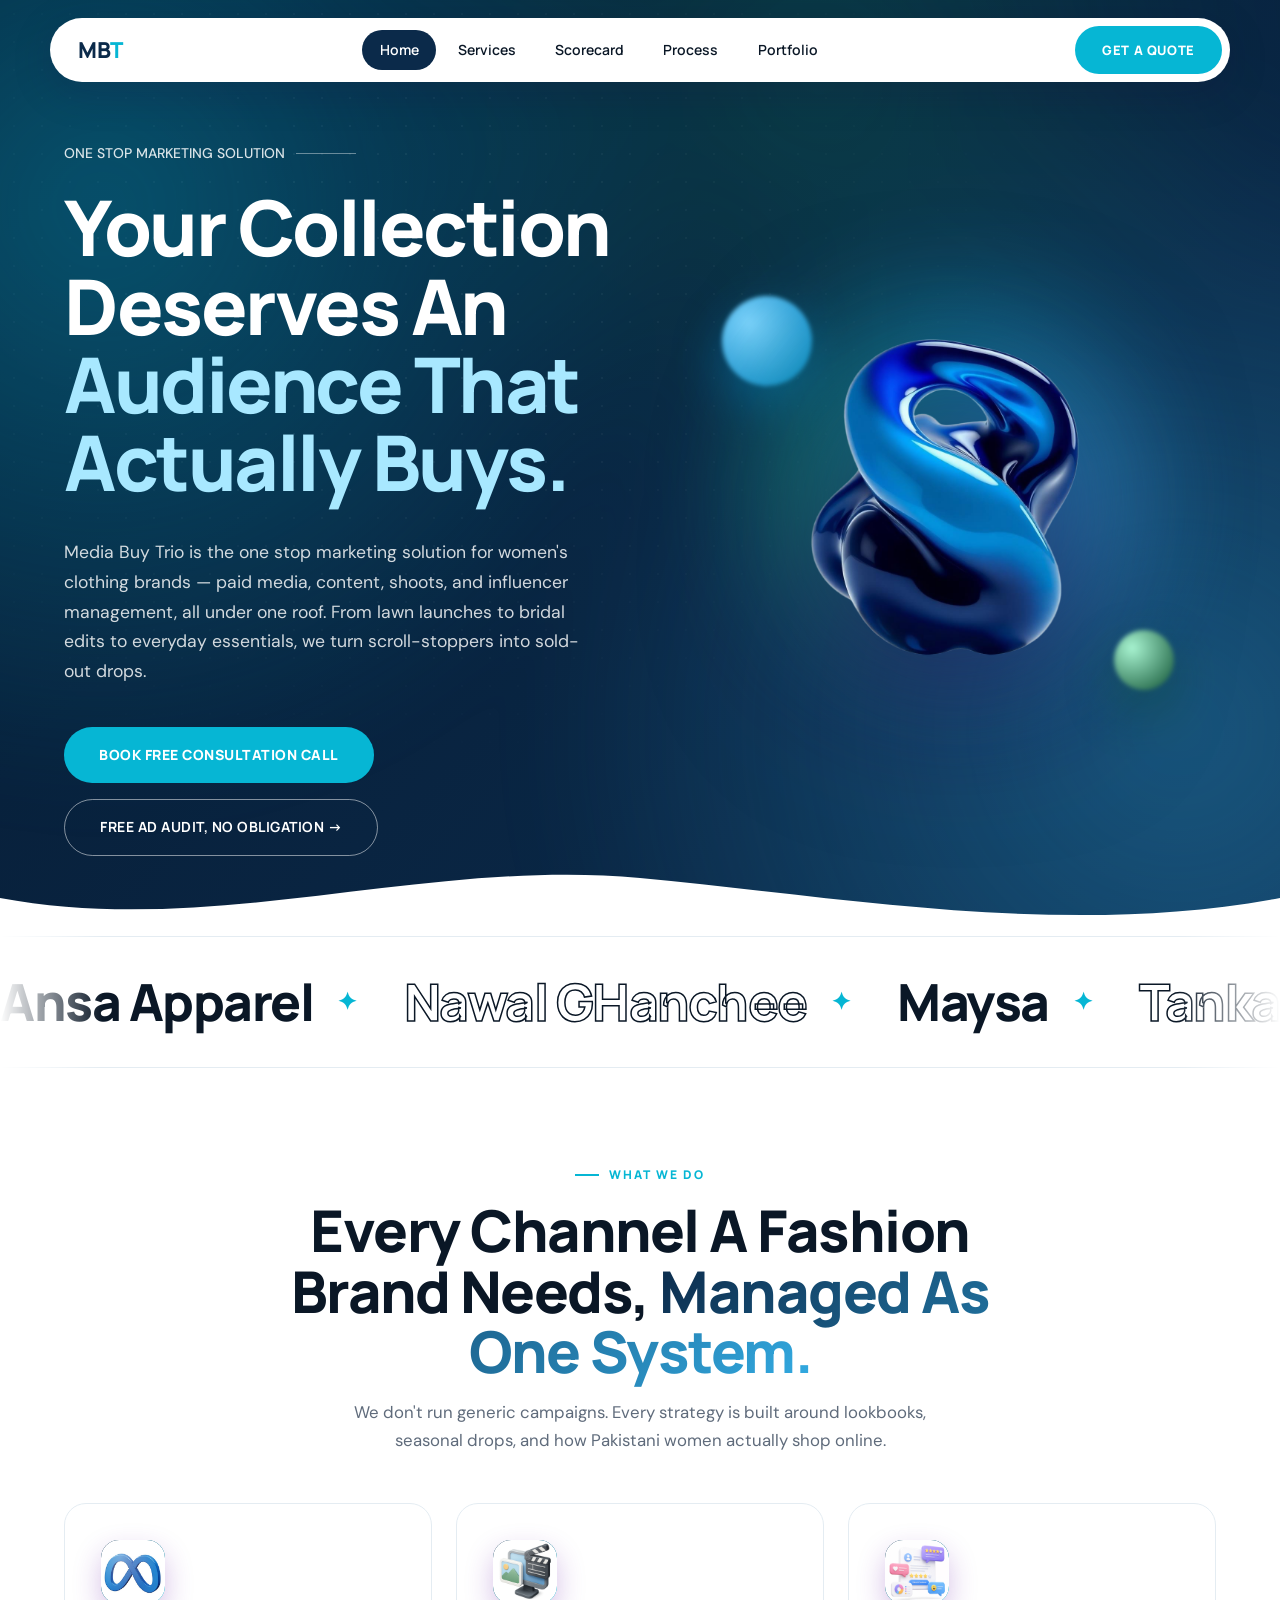
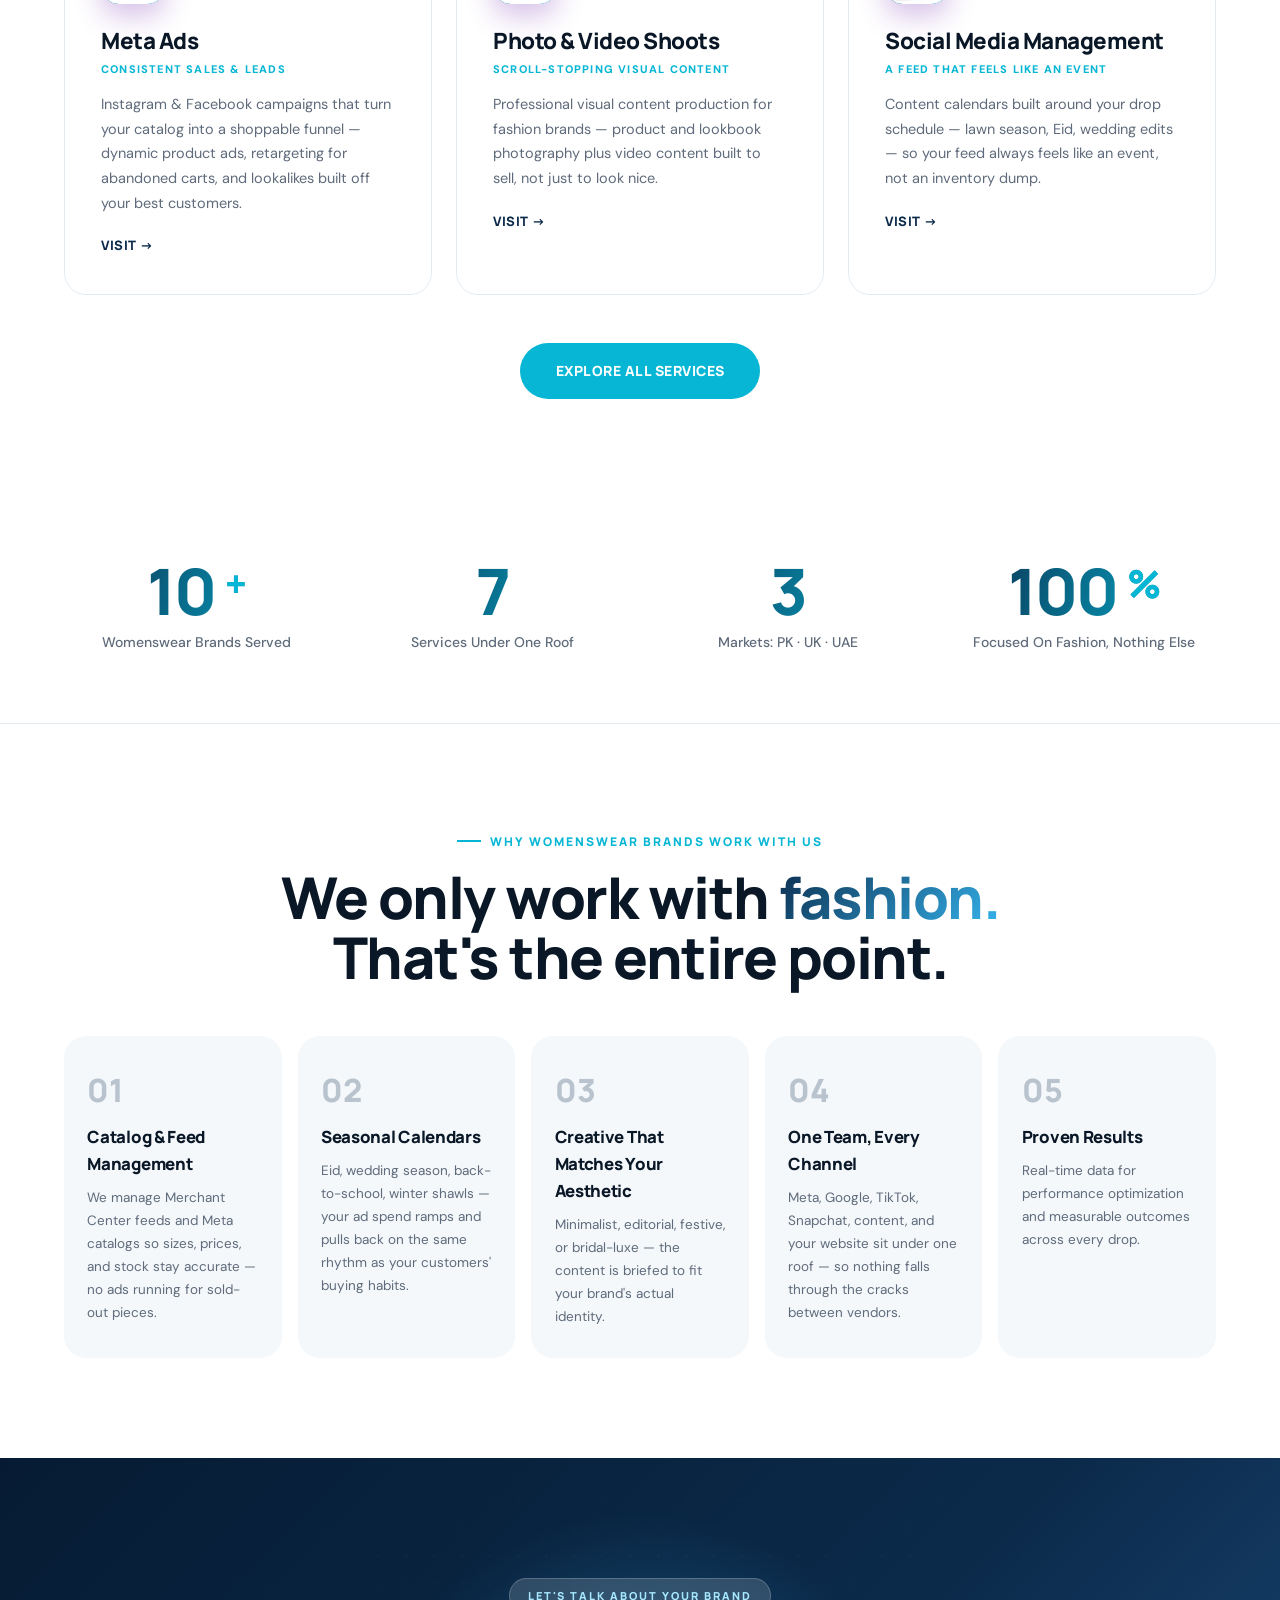
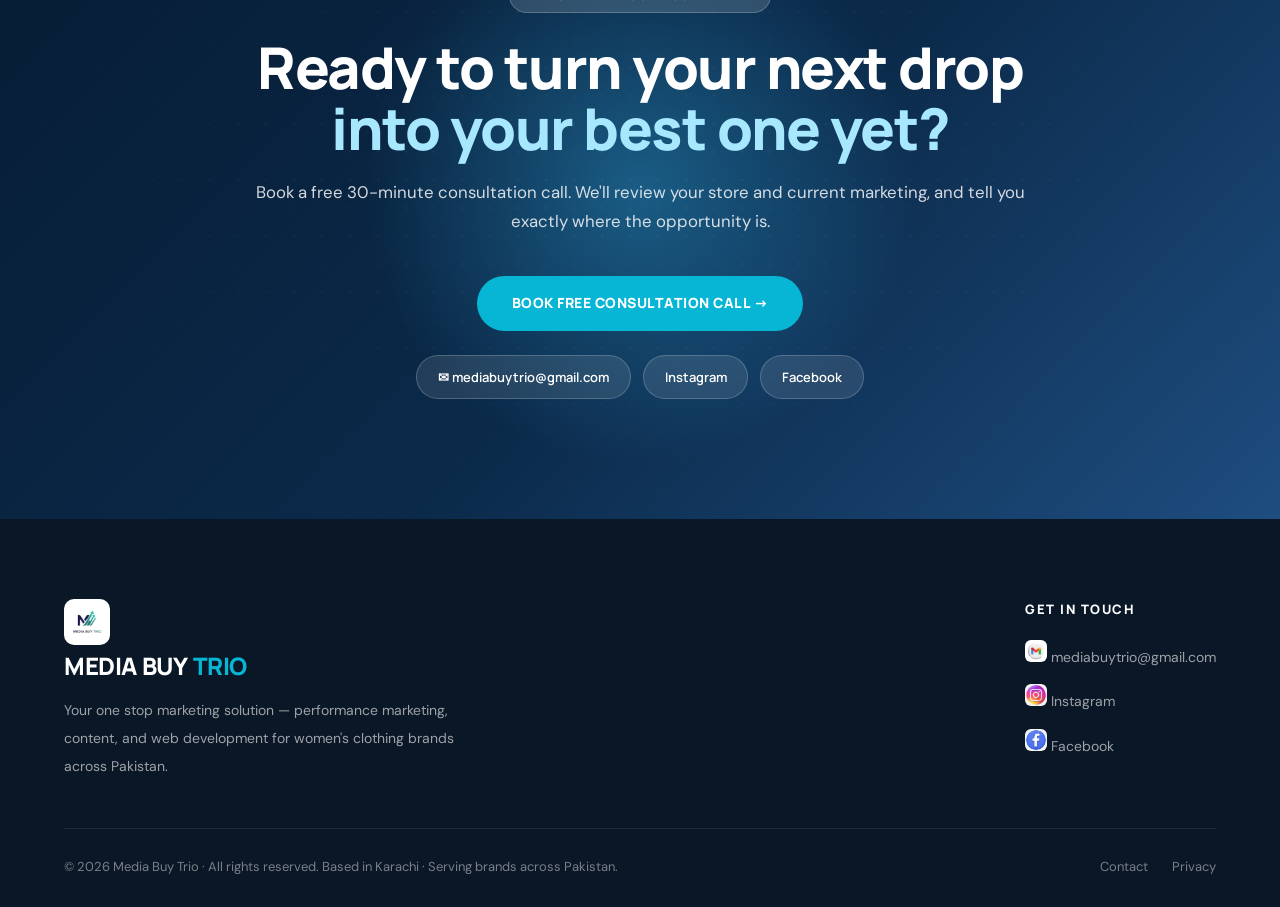
<file: index.html>
<!doctype html>
<html lang="en">
<head>
<meta charset="utf-8">
<meta name="viewport" content="width=device-width,initial-scale=1">
<title>Media Buy Trio — ONE STOP MARKETING SOLUTION</title>
<meta name="description" content="Media Buy Trio helps Pakistani women's clothing brands grow with Meta Ads, Google Ads, TikTok Ads, Snapchat Ads, social media management, content creation and website development.">
<link rel="preconnect" href="https://fonts.googleapis.com">
<link rel="preconnect" href="https://fonts.gstatic.com" crossorigin>
<link rel="stylesheet" href="https://fonts.googleapis.com/css2?family=Manrope:wght@400;500;600;700;800&family=DM+Sans:wght@300;400;500;600;700&display=swap">
<link rel="icon" type="image/png" href="logo-brand.png">
<link rel="stylesheet" href="styles.css">

</head>
<body>
<nav class="main-nav">
  <div class="nav-inner">
    <a href="index.html" class="nav-logo">MB<span class="logo-accent">T</span></a>
    <ul class="nav-links"><li><a href="index.html" class="active">Home</a></li><li><a href="services.html">Services</a></li><li><a href="scorecard.html" class="nav-highlight">Scorecard</a></li><li><a href="process.html">Process</a></li><li><a href="portfolio.html">Portfolio</a></li></ul>
    <a href="quote.html" class="nav-cta">Get a Quote</a>
    <button class="nav-hamburger" aria-label="Menu"><span></span><span></span><span></span></button>
  </div>
</nav>
<div class="mobile-menu"><a href="index.html">Home</a><a href="services.html">Services</a><a href="scorecard.html">Scorecard</a><a href="process.html">Process</a><a href="portfolio.html">Portfolio</a><a href="quote.html" class="mob-cta">Get a Quote</a></div>
<div class="page-body">

<section class="hero">
  <div class="hero-inner">
    <div class="hero-copy">
      <div class="hero-eyebrow fade-up">ONE STOP MARKETING SOLUTION</div>
      <h1 class="hero-title fade-up">Your Collection Deserves An <span class="accent">Audience That Actually Buys.</span></h1>
      <p class="hero-sub fade-up">Media Buy Trio is the one stop marketing solution for women's clothing brands — paid media, content, shoots, and influencer management, all under one roof. From lawn launches to bridal edits to everyday essentials, we turn scroll-stoppers into sold-out drops.</p>
      <div class="hero-actions fade-up">
        <a href="quote.html" class="btn-main">Book Free Consultation Call</a>
        <a href="services.html" class="btn-ghost">Free ad audit, no obligation →</a>
      </div>
    </div>
    <div class="hero-visual fade-up">
      <span class="glow-ring" aria-hidden></span>
      <img src="hero-blob.png" alt="Abstract 3D growth shape" class="hero-blob" width="1024" height="1024">
    </div>
  </div>
  <svg class="hero-wave" viewBox="0 0 1440 120" preserveAspectRatio="none" aria-hidden>
    <path class="fill" d="M0,80 C240,120 480,40 720,60 C960,80 1200,120 1440,80 L1440,120 L0,120 Z"/>
  </svg>
</section>
<div class="marquee"><div class="marquee-inner"><span class="marquee-item"><span class="">Ansa Apparel</span><span class="sep">✦</span></span><span class="marquee-item"><span class="outline">Nawal GHanchee</span><span class="sep">✦</span></span><span class="marquee-item"><span class="">Maysa</span><span class="sep">✦</span></span><span class="marquee-item"><span class="outline">Tanka by Almas</span><span class="sep">✦</span></span><span class="marquee-item"><span class="">Miras</span><span class="sep">✦</span></span><span class="marquee-item"><span class="outline">Zeenatjahan</span><span class="sep">✦</span></span><span class="marquee-item"><span class="">Urban Cut</span><span class="sep">✦</span></span><span class="marquee-item"><span class="outline">Rakhtsaaz</span><span class="sep">✦</span></span><span class="marquee-item"><span class="">Ahmed Manan</span><span class="sep">✦</span></span><span class="marquee-item"><span class="outline">Bushra Shakeel</span><span class="sep">✦</span></span><span class="marquee-item"><span class="">Gul Manah</span><span class="sep">✦</span></span><span class="marquee-item"><span class="outline">Ayshe</span><span class="sep">✦</span></span><span class="marquee-item"><span class="">Jaanib</span><span class="sep">✦</span></span><span class="marquee-item"><span class="outline">Mashrib</span><span class="sep">✦</span></span><span class="marquee-item"><span class="">Ansa Apparel</span><span class="sep">✦</span></span><span class="marquee-item"><span class="outline">Nawal GHanchee</span><span class="sep">✦</span></span><span class="marquee-item"><span class="">Maysa</span><span class="sep">✦</span></span><span class="marquee-item"><span class="outline">Tanka by Almas</span><span class="sep">✦</span></span><span class="marquee-item"><span class="">Miras</span><span class="sep">✦</span></span><span class="marquee-item"><span class="outline">Zeenatjahan</span><span class="sep">✦</span></span><span class="marquee-item"><span class="">Urban Cut</span><span class="sep">✦</span></span><span class="marquee-item"><span class="outline">Rakhtsaaz</span><span class="sep">✦</span></span><span class="marquee-item"><span class="">Ahmed Manan</span><span class="sep">✦</span></span><span class="marquee-item"><span class="outline">Bushra Shakeel</span><span class="sep">✦</span></span><span class="marquee-item"><span class="">Gul Manah</span><span class="sep">✦</span></span><span class="marquee-item"><span class="outline">Ayshe</span><span class="sep">✦</span></span><span class="marquee-item"><span class="">Jaanib</span><span class="sep">✦</span></span><span class="marquee-item"><span class="outline">Mashrib</span><span class="sep">✦</span></span></div></div>
<section class="services-preview">
  <div class="section-inner">
    <div style="text-align:center;max-width:700px;margin:0 auto 3rem">
      <span class="section-tag fade-up">What We Do</span>
      <h2 class="section-title fade-up">Every Channel A Fashion Brand Needs, <span class="accent">Managed As One System.</span></h2>
      <p class="section-sub fade-up" style="margin:0 auto">We don't run generic campaigns. Every strategy is built around lookbooks, seasonal drops, and how Pakistani women actually shop online.</p>
    </div>
    <div class="svc-grid-home">
      
      <!-- 1. Meta Ads -->
      <div class="svc-card fade-up">
        <div class="svc-icon"><img src="meta.i.png" alt="Meta Ads icon"></div>
        <div class="svc-title">Meta Ads</div>
        <div class="svc-outcome">Consistent Sales & Leads</div>
        <div class="svc-desc">Instagram & Facebook campaigns that turn your catalog into a shoppable funnel — dynamic product ads, retargeting for abandoned carts, and lookalikes built off your best customers.</div>
        <a href="services.html" class="svc-visit">Visit →</a>
      </div>

      <!-- 2. Photoshoot (Photo & Video Shoots) -->
      <div class="svc-card fade-up">
        <div class="svc-icon"><img src="shoot.i.jpg" alt="Photo & Video Shoots icon"></div>
        <div class="svc-title">Photo & Video Shoots</div>
        <div class="svc-outcome">Scroll-Stopping Visual Content</div>
        <div class="svc-desc">Professional visual content production for fashion brands — product and lookbook photography plus video content built to sell, not just to look nice.</div>
        <a href="services.html" class="svc-visit">Visit →</a>
      </div>

      <!-- 3. Social Media Management -->
      <div class="svc-card fade-up">
        <div class="svc-icon"><img src="social media.i.jpg" alt="Social Media Management icon"></div>
        <div class="svc-title">Social Media Management</div>
        <div class="svc-outcome">A Feed That Feels Like An Event</div>
        <div class="svc-desc">Content calendars built around your drop schedule — lawn season, Eid, wedding edits — so your feed always feels like an event, not an inventory dump.</div>
        <a href="services.html" class="svc-visit">Visit →</a>
      </div>

    </div>
    <div class="section-cta-link"><a href="services.html" class="btn-main fade-up">Explore All Services</a></div>
  </div>
</section>
<section class="stats-strip"><div class="stats-grid"><div class="stat-item fade-up"><div class="stat-num">10<span class="plus">+</span></div><div class="stat-label">Womenswear Brands Served</div></div><div class="stat-item fade-up"><div class="stat-num">7</div><div class="stat-label">Services Under One Roof</div></div><div class="stat-item fade-up"><div class="stat-num">3</div><div class="stat-label">Markets: PK · UK · UAE</div></div><div class="stat-item fade-up"><div class="stat-num">100<span class="plus">%</span></div><div class="stat-label">Focused On Fashion, Nothing Else</div></div></div></section>
<section class="why-section">
  <div class="section-inner" style="text-align:center">
    <span class="section-tag fade-up">Why Womenswear Brands Work With Us</span>
    <h2 class="section-title fade-up">We only work with <span class="accent">fashion.</span><br>That's the entire point.</h2>
    <div class="why-grid"><div class="why-card fade-up"><div class="why-num">01</div><div class="why-title">Catalog & Feed Management</div><div class="why-desc">We manage Merchant Center feeds and Meta catalogs so sizes, prices, and stock stay accurate — no ads running for sold-out pieces.</div></div><div class="why-card fade-up"><div class="why-num">02</div><div class="why-title">Seasonal Calendars</div><div class="why-desc">Eid, wedding season, back-to-school, winter shawls — your ad spend ramps and pulls back on the same rhythm as your customers' buying habits.</div></div><div class="why-card fade-up"><div class="why-num">03</div><div class="why-title">Creative That Matches Your Aesthetic</div><div class="why-desc">Minimalist, editorial, festive, or bridal-luxe — the content is briefed to fit your brand's actual identity.</div></div><div class="why-card fade-up"><div class="why-num">04</div><div class="why-title">One Team, Every Channel</div><div class="why-desc">Meta, Google, TikTok, Snapchat, content, and your website sit under one roof — so nothing falls through the cracks between vendors.</div></div><div class="why-card fade-up"><div class="why-num">05</div><div class="why-title">Proven Results</div><div class="why-desc">Real-time data for performance optimization and measurable outcomes across every drop.</div></div></div>
  </div>
</section>
<section class="cta-section">
  <div class="cta-inner">
    <div class="cta-badge fade-up">Let's Talk About Your Brand</div>
    <h2 class="cta-title fade-up">Ready to turn your next drop<br><span class="accent">into your best one yet?</span></h2>
    <p class="cta-sub fade-up">Book a free 30-minute consultation call. We'll review your store and current marketing, and tell you exactly where the opportunity is.</p>
    <a href="quote.html" class="cta-btn fade-up">Book Free Consultation Call →</a>
    <div class="cta-contacts fade-up">
      <a href="mailto:mediabuytrio@gmail.com" class="contact-btn">✉ mediabuytrio@gmail.com</a>
      <a href="https://www.instagram.com/mediabuytrio_" target="_blank" rel="noreferrer" class="contact-btn">Instagram</a>
      <a href="https://www.facebook.com/profile.php?id=61581174561886" target="_blank" rel="noreferrer" class="contact-btn">Facebook</a>
    </div>
  </div>
</section>

</div>
<footer class="site-footer">
  <div class="footer-inner">
    <div class="footer-col footer-brand">
      <a href="index.html" class="footer-logo-lockup">
        <img src="logo-brand.png" alt="Media Buy Trio logo" class="footer-logo-img">
        <span class="nav-logo">MEDIA BUY <span class="logo-accent">TRIO</span></span>
      </a>
      <p>Your one stop marketing solution — performance marketing, content, and web development for women's clothing brands across Pakistan.</p>
    </div>

       <div class="footer-col footer-contact">
      <h4>GET IN TOUCH</h4>
      <div class="footer-social-links">
        <a href="mailto:mediabuytrio@gmail.com" class="footer-icon-link">
          <img src="mail.i.jpg" alt="Email" class="footer-icon">
          <span>mediabuytrio@gmail.com</span>
        </a>
        <a href="https://www.instagram.com/mediabuytrio_" target="_blank" rel="noreferrer" class="footer-icon-link">
          <img src="instagram.i.jpg" alt="Instagram" class="footer-icon">
          <span>Instagram</span>
        </a>
        <a href="https://www.facebook.com/profile.php?id=61581174561886" target="_blank" rel="noreferrer" class="footer-icon-link">
          <img src="facebook.i.jpg" alt="Facebook" class="footer-icon">
          <span>Facebook</span>
        </a>
      </div>
    </div>
  </div>

  <div class="footer-bottom">
    <div class="footer-copy">&copy; 2026 Media Buy Trio &middot; All rights reserved. Based in Karachi &middot; Serving brands across Pakistan.</div>
    <div class="footer-bottom-links">
      <a href="quote.html">Contact</a>
      <a href="#">Privacy</a>
    </div>
  </div>
</footer>
<script src="script.js"></script>
</body>
</html>
</file>
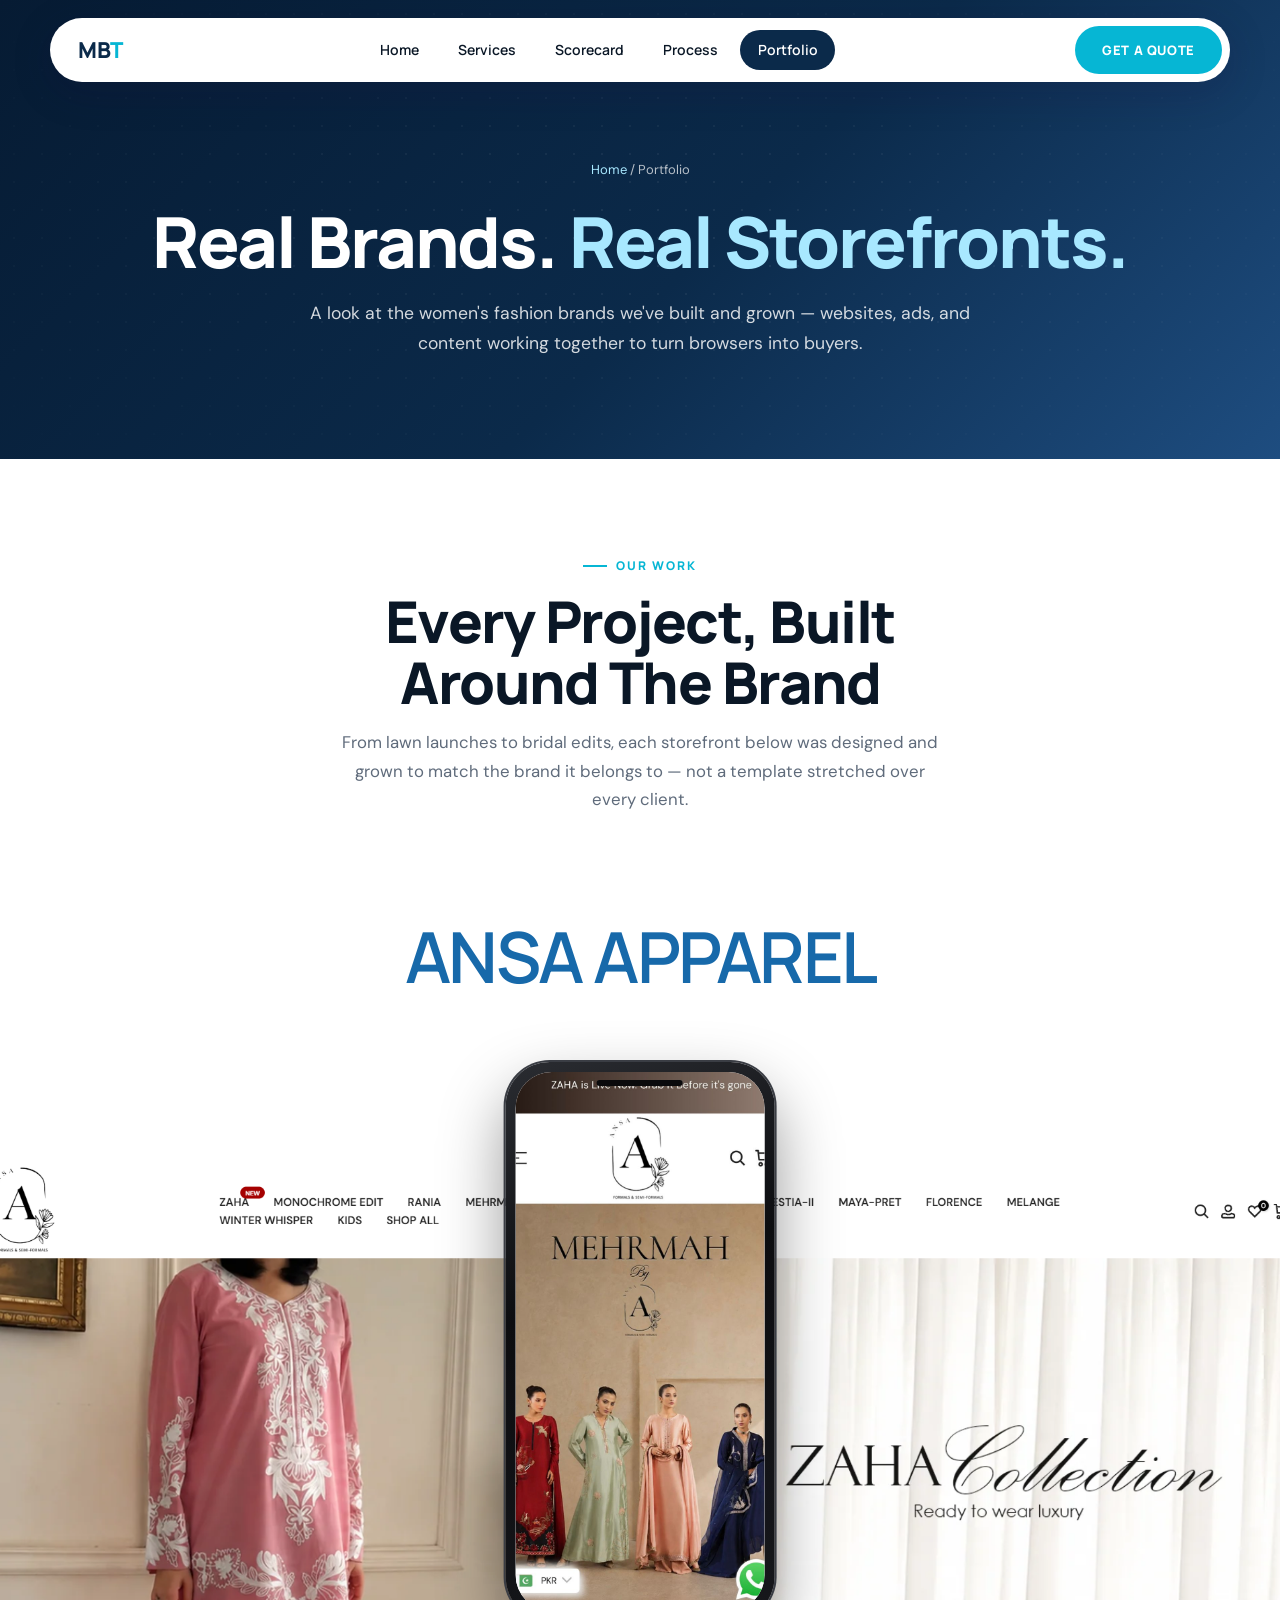
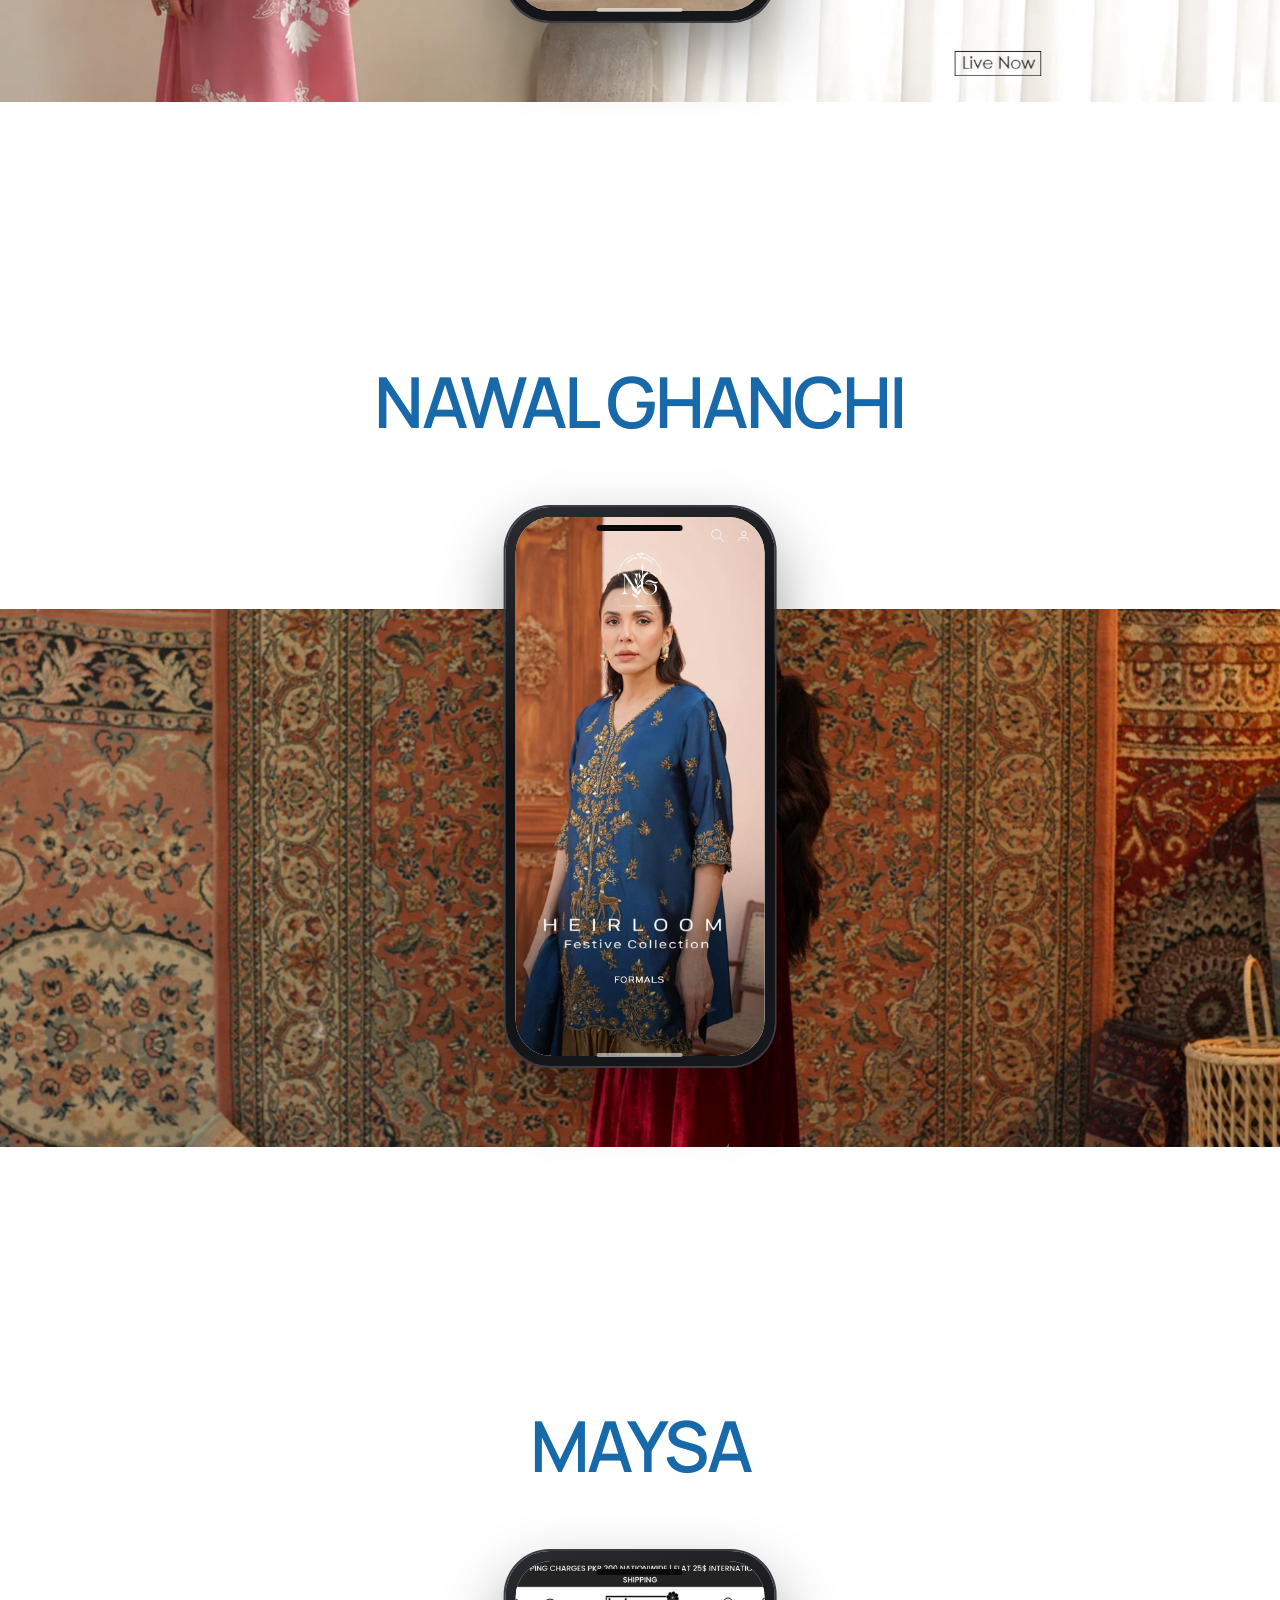
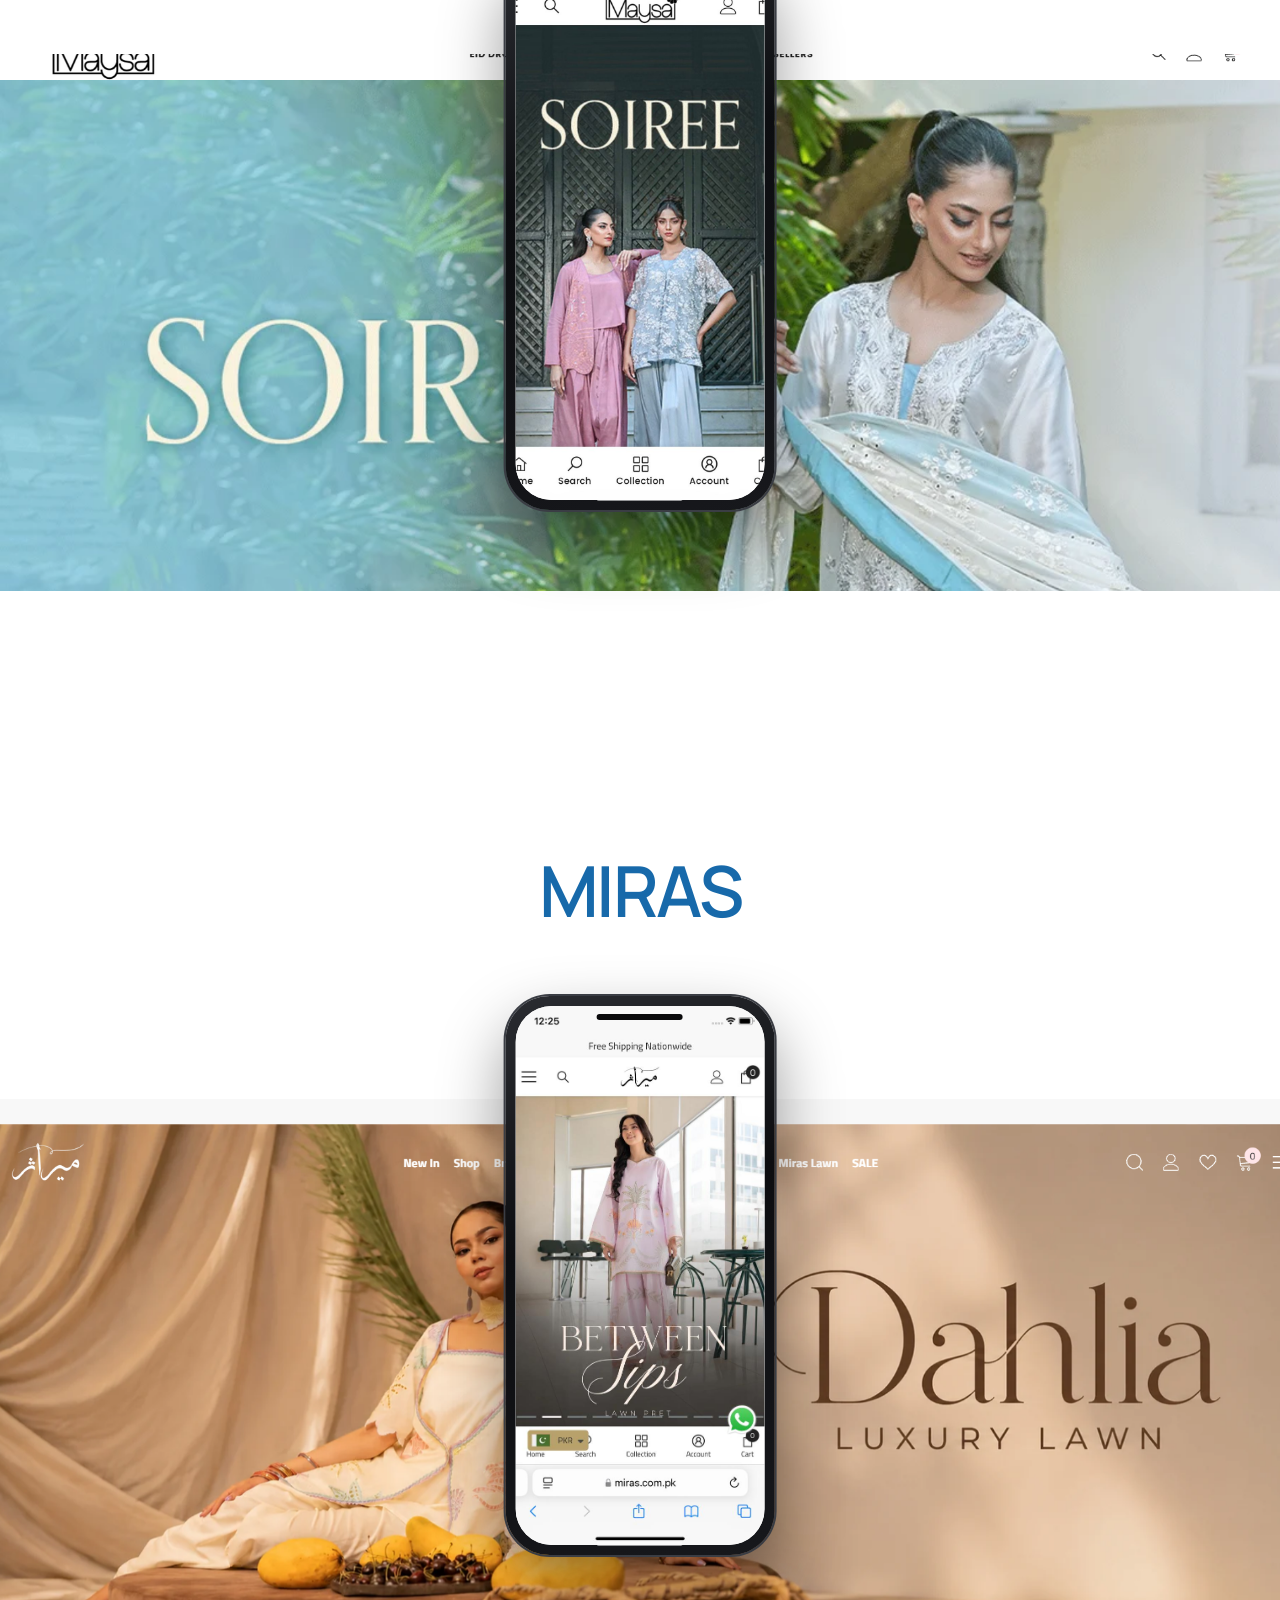
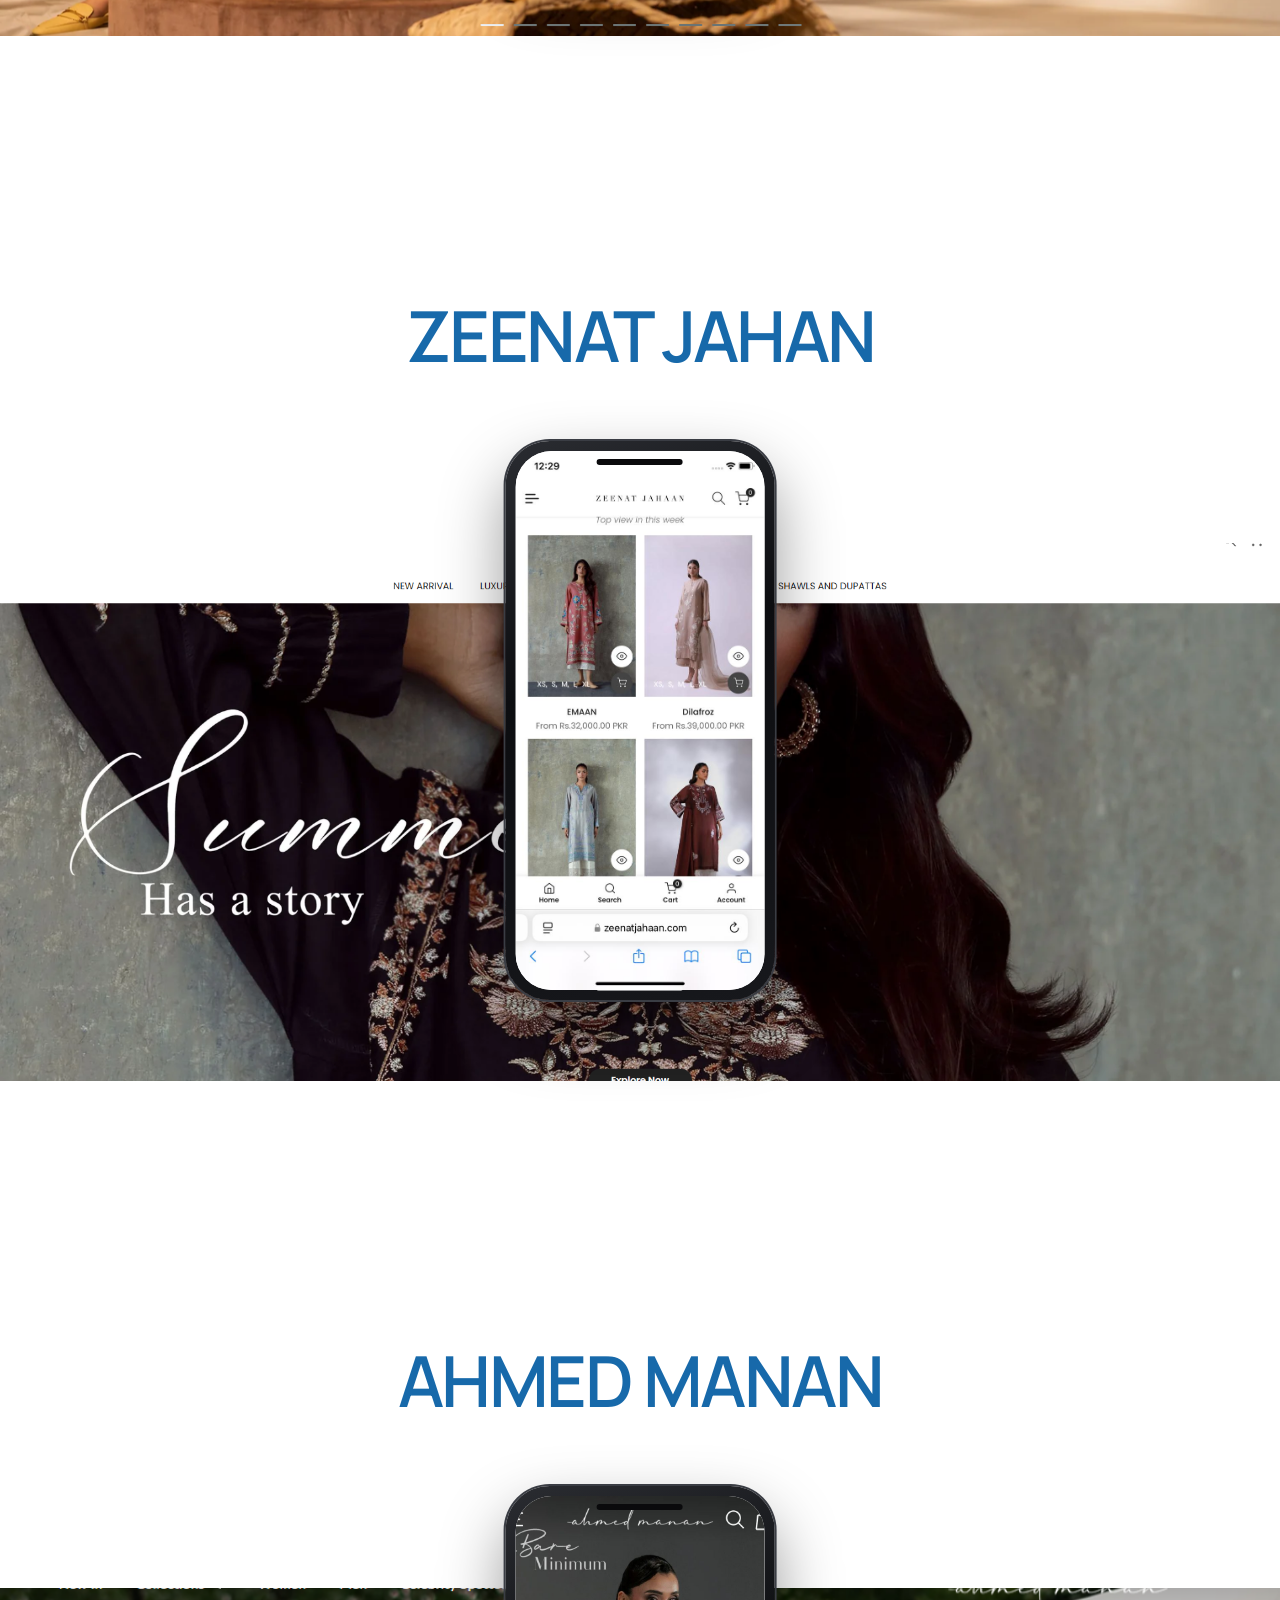
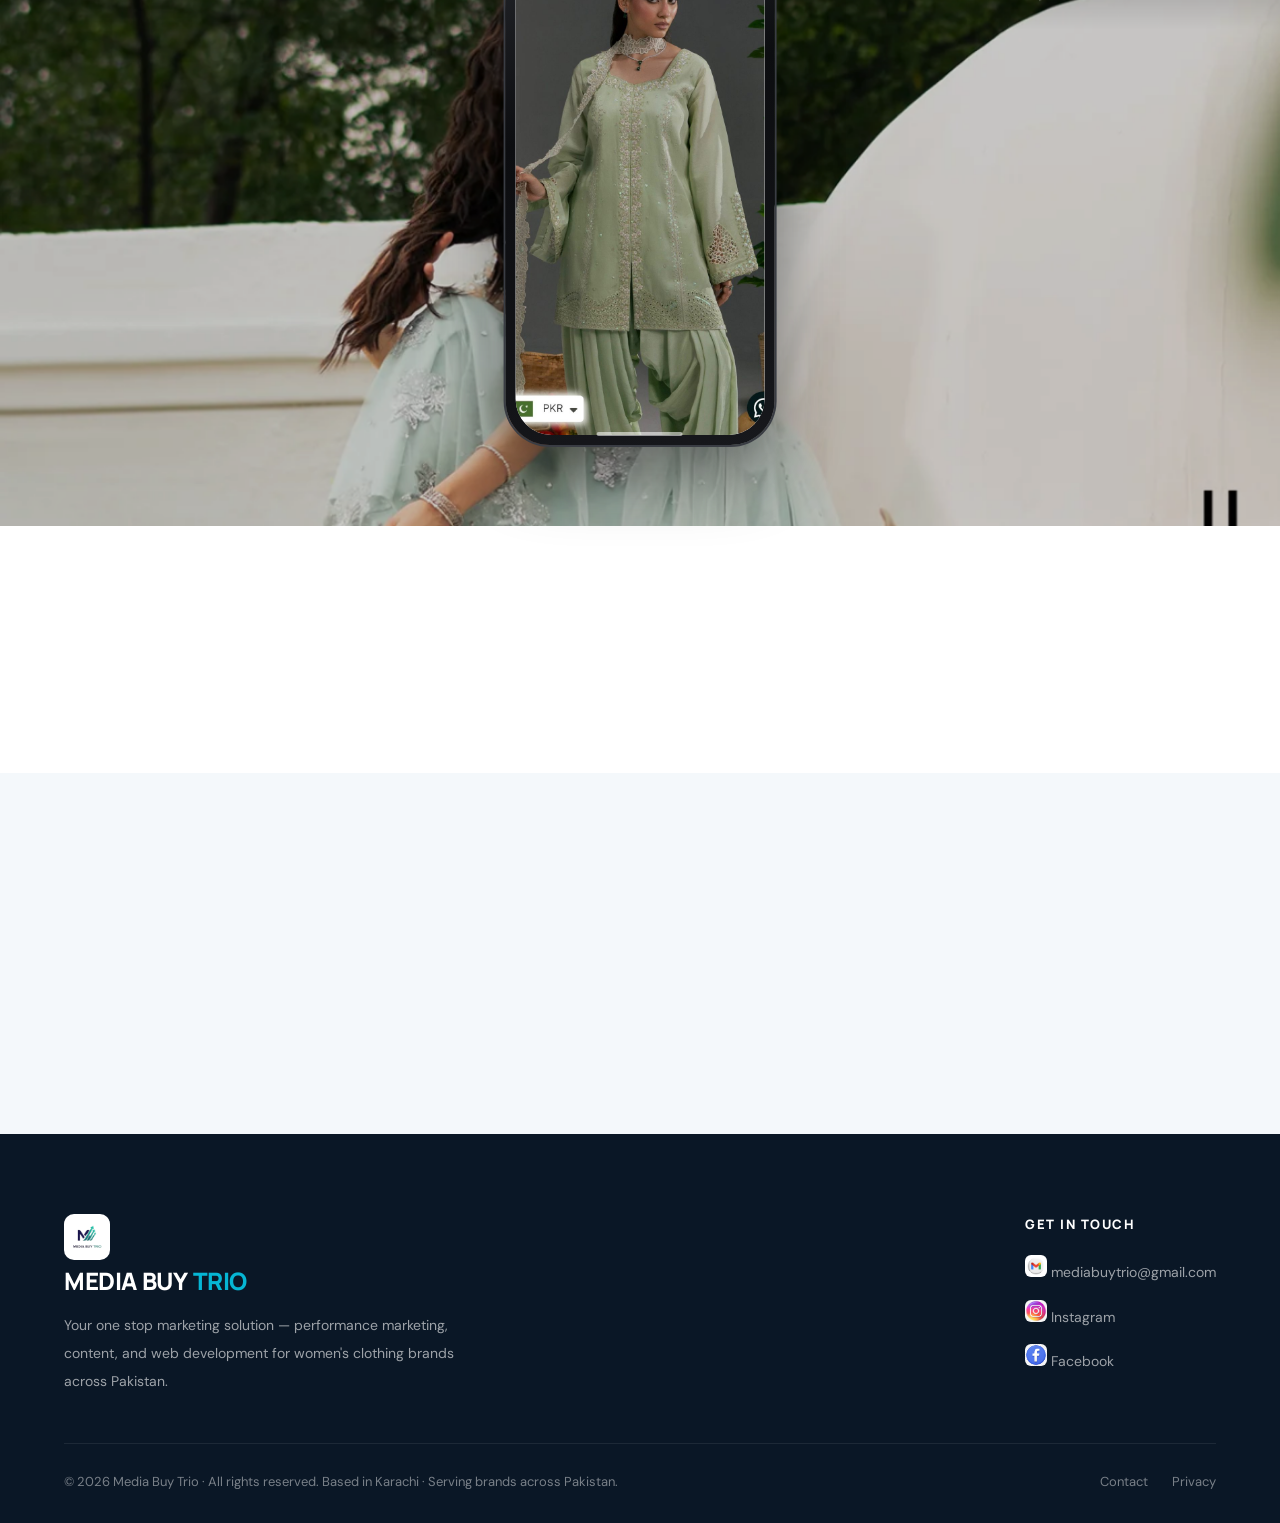
<file: portfolio.html>
<!doctype html>
<html lang="en">
<head>
<meta charset="utf-8">
<meta name="viewport" content="width=device-width,initial-scale=1">
<title>Portfolio | Media Buy Trio</title>
<meta name="description" content="See the women's fashion brands Media Buy Trio has built websites, ads, and content for — real projects, real stores.">
<link rel="preconnect" href="https://fonts.googleapis.com">
<link rel="preconnect" href="https://fonts.gstatic.com" crossorigin>
<link rel="stylesheet" href="https://fonts.googleapis.com/css2?family=Manrope:wght@400;500;600;700;800&family=DM+Sans:wght@300;400;500;600;700&display=swap">
<link rel="icon" type="image/png" href="logo-brand.png">
<link rel="stylesheet" href="styles.css">

<style>
/* Reference-style portfolio story layout */
.portfolio-story{display:block;max-width:none;margin:0;padding:0;grid-template-columns:none;gap:0}
.story-block{display:block;margin:0 0 7rem;padding:0;background:none;border:0;box-shadow:none;overflow:visible}
.story-block:last-child{margin-bottom:2rem}
.story-visual-wrap{position:relative;width:100vw;left:50%;transform:translateX(-50%);margin:0;padding-top:130px;overflow:visible}
.story-banner{display:block;width:100%;height:clamp(280px,42vw,540px);object-fit:cover;border-radius:0;margin:0}
.story-phone{position:absolute;top:0;left:50%;transform:translateX(-50%);width:clamp(210px,24vw,330px);padding:9px;background:#0d0d0f;border-radius:40px;box-shadow:0 26px 60px rgba(0,0,0,.35);z-index:3}
.story-phone::before{content:"";position:absolute;top:16px;left:50%;transform:translateX(-50%);width:34%;height:5px;border-radius:99px;background:#2b2b2f}
.story-phone-inner{border-radius:32px;overflow:hidden;background:#fff;line-height:0}
.story-phone-inner img{width:100%;height:auto;display:block}
.story-head{display:block;text-align:center;max-width:1080px;margin:3rem auto 0;padding:0 1.25rem}
.story-logo{display:block;height:clamp(46px,6vw,78px);width:auto;max-width:min(520px,80%);object-fit:contain;margin:0 auto 1.75rem}
.story-desc{text-align:center;max-width:960px;margin:0 auto;font-size:1.02rem;line-height:1.95}
.story-link-wrap{text-align:center;margin-top:1.9rem}
@media(max-width:640px){
  .story-visual-wrap{padding-top:96px}
  .story-block{margin-bottom:4.5rem}
}
</style>
</head>
<body>
<nav class="main-nav">
  <div class="nav-inner">
    <a href="index.html" class="nav-logo">MB<span class="logo-accent">T</span></a>
    <ul class="nav-links"><li><a href="index.html">Home</a></li><li><a href="services.html">Services</a></li><li><a href="scorecard.html" class="nav-highlight">Scorecard</a></li><li><a href="process.html">Process</a></li><li><a href="portfolio.html" class="active">Portfolio</a></li></ul>
    <a href="quote.html" class="nav-cta">Get a Quote</a>
    <button class="nav-hamburger" aria-label="Menu"><span></span><span></span><span></span></button>
  </div>
</nav>
<div class="mobile-menu"><a href="index.html">Home</a><a href="services.html">Services</a><a href="scorecard.html">Scorecard</a><a href="process.html">Process</a><a href="portfolio.html">Portfolio</a><a href="quote.html" class="mob-cta">Get a Quote</a></div>
<div class="page-body">

<div class="page-hero">
  <div class="page-hero-glow"></div>
  <div class="page-hero-inner">
    <div class="page-breadcrumb"><a href="index.html">Home</a> / Portfolio</div>
    <h1 class="page-title fade-up">Real Brands. <span class="accent">Real Storefronts.</span></h1>
    <p class="page-desc fade-up">A look at the women's fashion brands we've built and grown — websites, ads, and content working together to turn browsers into buyers.</p>
  </div>
</div>

<section class="section">
  <div class="portfolio-intro fade-up" style="text-align:center;max-width:700px;margin:0 auto 2rem">
    <span class="section-tag" style="justify-content:center">Our Work</span>
    <h2 class="section-title">Every Project, Built Around The Brand</h2>
    <p class="section-sub" style="margin:0 auto">From lawn launches to bridal edits, each storefront below was designed and grown to match the brand it belongs to — not a template stretched over every client.</p>
  </div>

  <div class="portfolio-story">

    <div class="story-block fade-up">
      <div class="brand-story-name">ANSA APPAREL</div><div class="story-visual-wrap">
        <img src="ansa.bg.png" alt="Ansa Apparel lifestyle" class="story-banner">
        <div class="story-phone"><div class="story-phone-inner"><img src="ansa.b.jpeg" alt="Ansa Apparel website preview"></div></div>
      </div>
       </div>

    <div class="story-block fade-up">
      <div class="brand-story-name">NAWAL GHANCHI</div><div class="story-visual-wrap">
        <img src="nawal-ghanchi.bg.png" alt="Nawal Ghanchee lifestyle" class="story-banner">
        <div class="story-phone"><div class="story-phone-inner"><img src="nawal-ghanchii.b.jpeg" alt="Nawal Ghanchee website preview"></div></div>
      </div>
      </div>

    <div class="story-block fade-up">
      <div class="brand-story-name">MAYSA</div><div class="story-visual-wrap">
        <img src="maysa.bg.png" alt="Maysa lifestyle" class="story-banner">
        <div class="story-phone"><div class="story-phone-inner"><img src="maysa.b.jpeg" alt="Maysa website preview"></div></div>
      </div>
       </div>

    <div class="story-block fade-up">
      <div class="brand-story-name">MIRAS</div><div class="story-visual-wrap">
        <img src="miras.bg.png" alt="Miras lifestyle" class="story-banner">
        <div class="story-phone"><div class="story-phone-inner"><img src="miras.b.jpeg" alt="Miras website preview"></div></div>
      </div>
      </div>

    <div class="story-block fade-up">
      <div class="brand-story-name">ZEENAT JAHAN</div><div class="story-visual-wrap">
        <img src="zeenat-jahan.bg.png" alt="Zeenatjahan lifestyle" class="story-banner">
        <div class="story-phone"><div class="story-phone-inner"><img src="zeenat-jahan.b.jpeg" alt="Zeenatjahan website preview"></div></div>
      </div>
        </div>

    <div class="story-block fade-up">
      <div class="brand-story-name">AHMED MANAN</div><div class="story-visual-wrap">
        <img src="ahmed-manan.bg.png" alt="Ahmed Manan lifestyle" class="story-banner">
        <div class="story-phone"><div class="story-phone-inner"><img src="ahmed-manan.b.jpeg" alt="Ahmed Manan website preview"></div></div>
      </div>
        </div>

  </div>
</section>

<section class="section" style="background:var(--bg-soft);padding-top:70px;padding-bottom:70px">
  <div class="section-inner" style="text-align:center">
    <h2 class="section-title fade-up">Want To See Your Brand Here Next?</h2>
    <p class="section-sub fade-up" style="margin:0 auto 2rem">Let's talk about what a storefront built specifically around your brand could look like.</p>
    <a href="quote.html" class="btn-main fade-up">Get a Quote →</a>
  </div>
</section>

</div>
<footer class="site-footer">
  <div class="footer-inner">
    <div class="footer-col footer-brand">
      <a href="index.html" class="footer-logo-lockup">
        <img src="logo-brand.png" alt="Media Buy Trio logo" class="footer-logo-img">
        <span class="nav-logo">MEDIA BUY <span class="logo-accent">TRIO</span></span>
      </a>
      <p>Your one stop marketing solution — performance marketing, content, and web development for women's clothing brands across Pakistan.</p>
    </div>

       <div class="footer-col footer-contact">
      <h4>GET IN TOUCH</h4>
      <div class="footer-social-links">
        <a href="mailto:mediabuytrio@gmail.com" class="footer-icon-link">
          <img src="mail.i.jpg" alt="Email" class="footer-icon">
          <span>mediabuytrio@gmail.com</span>
        </a>
        <a href="https://www.instagram.com/mediabuytrio_" target="_blank" rel="noreferrer" class="footer-icon-link">
          <img src="instagram.i.jpg" alt="Instagram" class="footer-icon">
          <span>Instagram</span>
        </a>
        <a href="https://www.facebook.com/profile.php?id=61581174561886" target="_blank" rel="noreferrer" class="footer-icon-link">
          <img src="facebook.i.jpg" alt="Facebook" class="footer-icon">
          <span>Facebook</span>
        </a>
      </div>
    </div>
  </div>

  <div class="footer-bottom">
    <div class="footer-copy">&copy; 2026 Media Buy Trio &middot; All rights reserved. Based in Karachi &middot; Serving brands across Pakistan.</div>
    <div class="footer-bottom-links">
      <a href="quote.html">Contact</a>
      <a href="#">Privacy</a>
    </div>
  </div>
</footer>
<script src="script.js"></script>
<script>
/* Portfolio parallax + subtle tilt motion */
(function(){
  if (window.matchMedia('(prefers-reduced-motion: reduce)').matches) return;
  var banners = [].slice.call(document.querySelectorAll('.story-banner'));
  var phones  = [].slice.call(document.querySelectorAll('.story-phone'));
  var ticking = false;
  function frame(){
    var vh = window.innerHeight;
    banners.forEach(function(img){
      var r = img.getBoundingClientRect();
      if (r.bottom < -200 || r.top > vh + 200) return;
      var p = (r.top + r.height/2 - vh/2) / vh;
      img.style.objectPosition = '50% ' + (50 + p * 12) + '%';
    });
    phones.forEach(function(ph){
      var r = ph.getBoundingClientRect();
      if (r.bottom < -200 || r.top > vh + 200) return;
      var p = (r.top + r.height/2 - vh/2) / vh;
      ph.style.setProperty('--pf', '0px');
      ph.style.marginTop = '0px';
    });
    ticking = false;
  }
  window.addEventListener('scroll', function(){
    if (!ticking){ ticking = true; requestAnimationFrame(frame); }
  }, {passive:true});
  frame();
 
  /* Pointer tilt on each phone mockup */
  phones.forEach(function(ph){
    var wrap = ph.closest('.story-visual-wrap');
    if (!wrap) return;
    wrap.addEventListener('mousemove', function(e){
      var r = wrap.getBoundingClientRect();
      var x = (e.clientX - r.left) / r.width - .5;
      var y = (e.clientY - r.top) / r.height - .5;
      ph.style.transform = 'translateX(-50%) translateY(0) rotateY(' + (x*10).toFixed(2) + 'deg) rotateX(' + (-y*8).toFixed(2) + 'deg)';
      ph.style.animation = 'none';
    });
    wrap.addEventListener('mouseleave', function(){
      ph.style.transform = 'translateX(-50%) translateY(0)';
      ph.style.animation = '';
    });
  });
})();
</script>
</body>
</html>
</file>
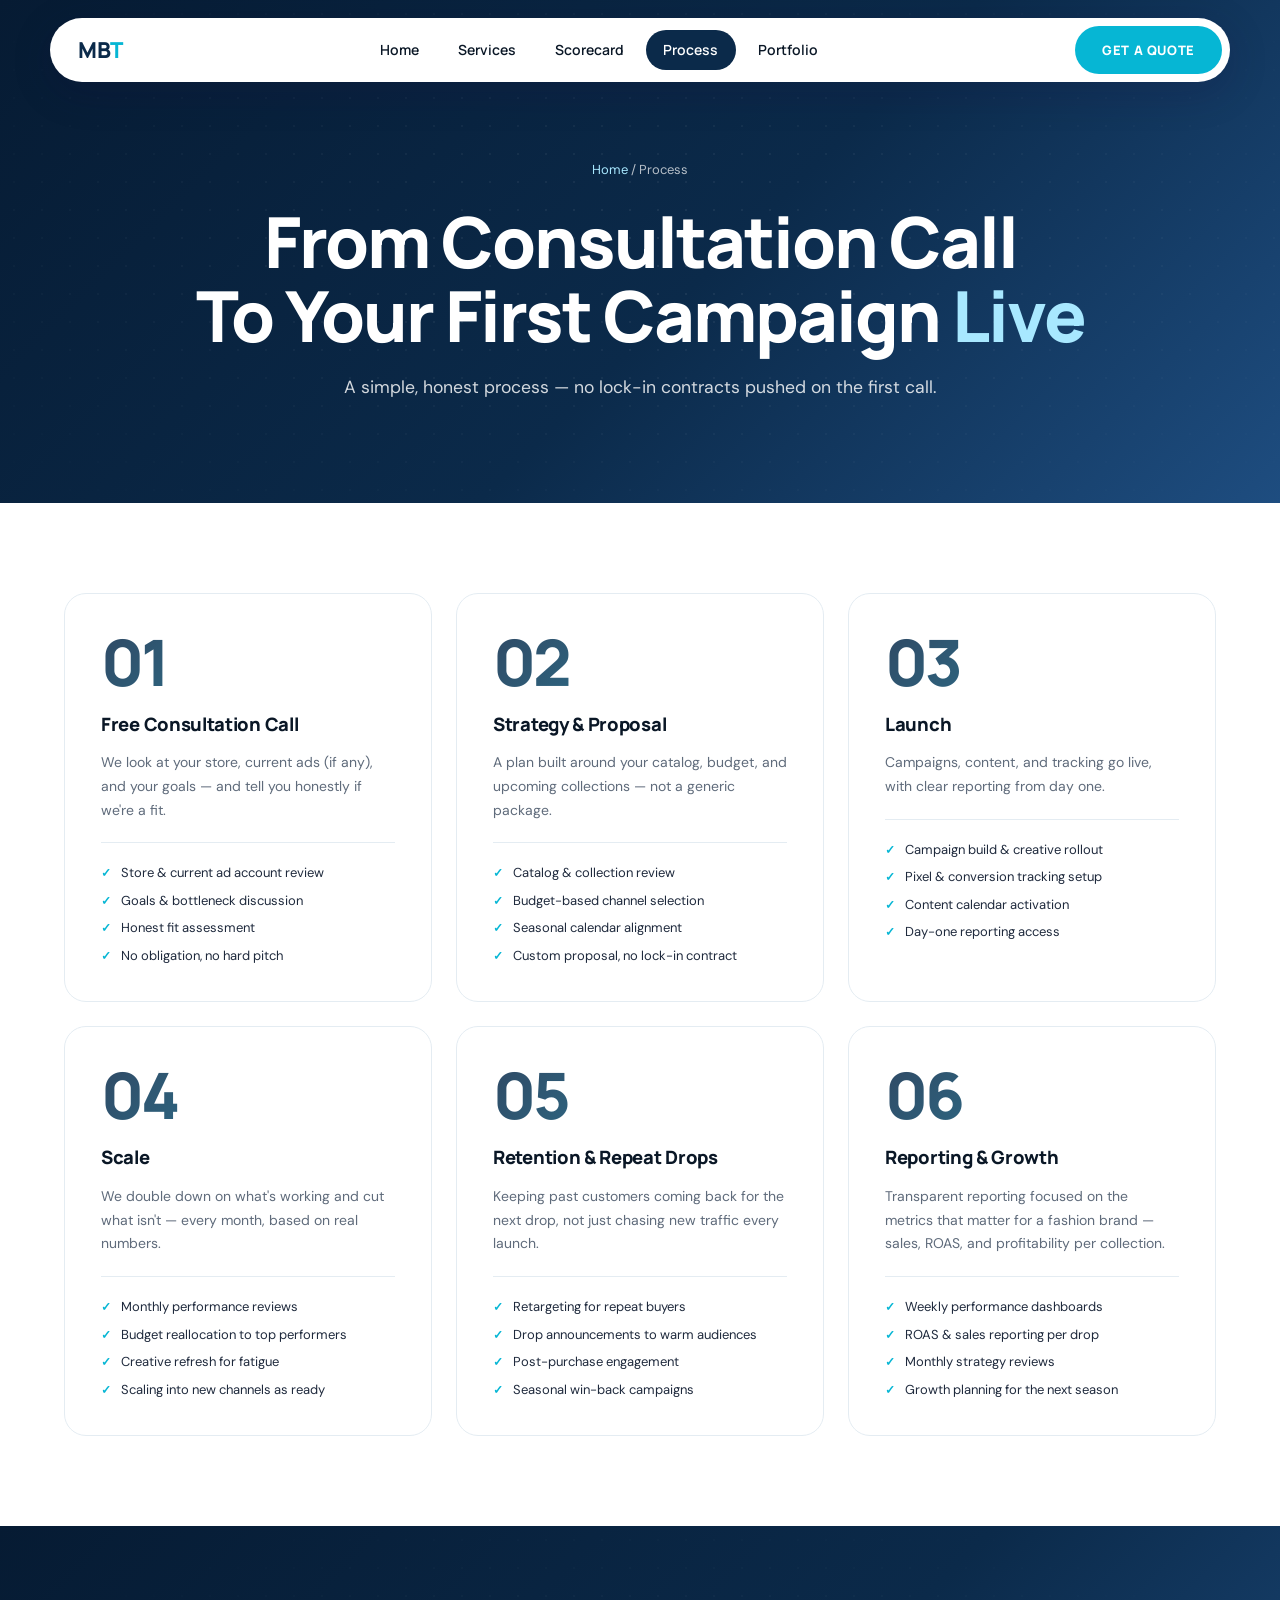
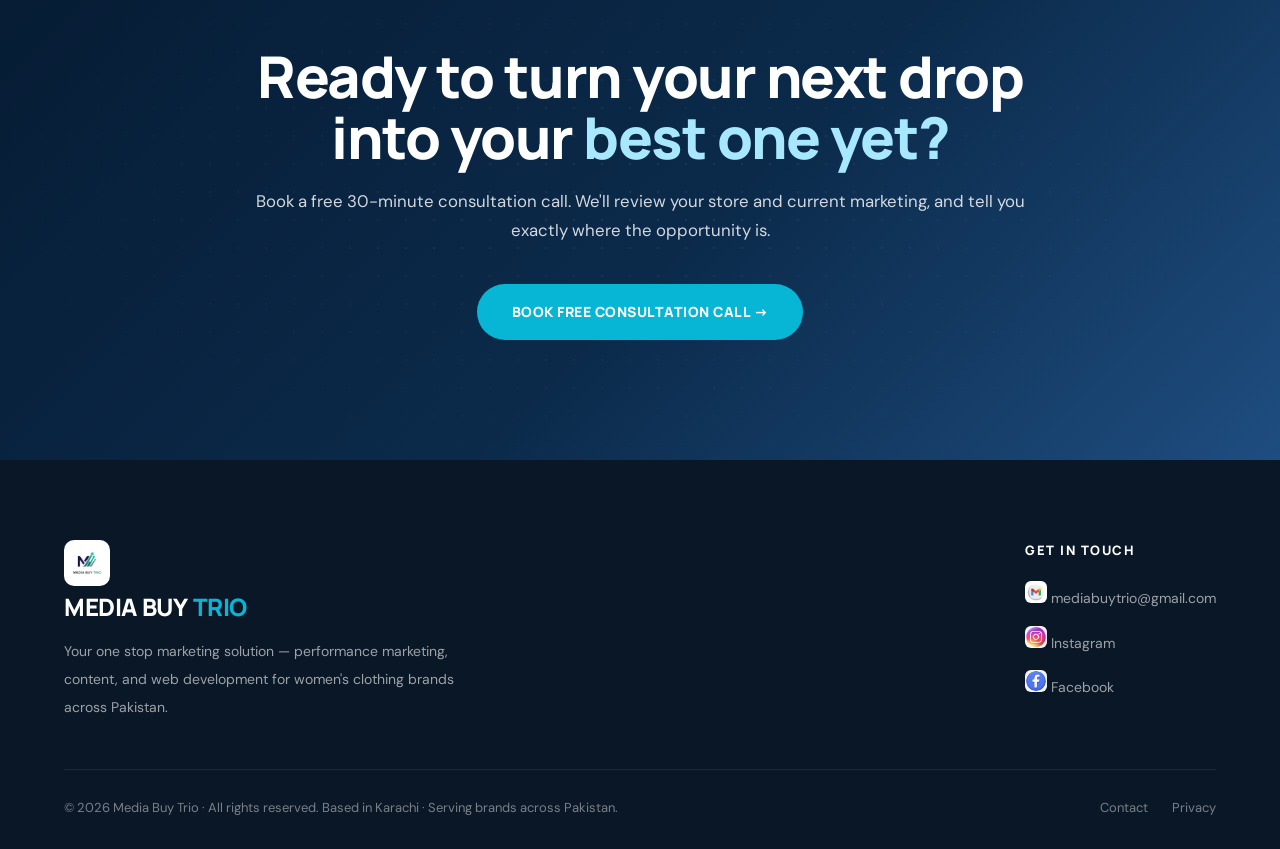
<file: process.html>
<!doctype html>
<html lang="en">
<head>
<meta charset="utf-8">
<meta name="viewport" content="width=device-width,initial-scale=1">
<title>Process | Media Buy Trio</title>
<meta name="description" content="A simple, honest process — from your free consultation call to your first campaign live, and scaling from there.">
<link rel="preconnect" href="https://fonts.googleapis.com">
<link rel="preconnect" href="https://fonts.gstatic.com" crossorigin>
<link rel="stylesheet" href="https://fonts.googleapis.com/css2?family=Manrope:wght@400;500;600;700;800&family=DM+Sans:wght@300;400;500;600;700&display=swap">
<link rel="icon" type="image/png" href="logo-brand.png">
<link rel="stylesheet" href="styles.css">

</head>
<body>
<nav class="main-nav">
  <div class="nav-inner">
    <a href="index.html" class="nav-logo">MB<span class="logo-accent">T</span></a>
    <ul class="nav-links"><li><a href="index.html">Home</a></li><li><a href="services.html">Services</a></li><li><a href="scorecard.html" class="nav-highlight">Scorecard</a></li><li><a href="process.html" class="active">Process</a></li><li><a href="portfolio.html">Portfolio</a></li></ul>
    <a href="quote.html" class="nav-cta">Get a Quote</a>
    <button class="nav-hamburger" aria-label="Menu"><span></span><span></span><span></span></button>
  </div>
</nav>
<div class="mobile-menu"><a href="index.html">Home</a><a href="services.html">Services</a><a href="scorecard.html">Scorecard</a><a href="process.html">Process</a><a href="portfolio.html">Portfolio</a><a href="quote.html" class="mob-cta">Get a Quote</a></div>
<div class="page-body">

<div class="page-hero"><div class="page-hero-glow"></div><div class="page-hero-inner">
  <div class="page-breadcrumb"><a href="index.html">Home</a> / Process</div>
  <h1 class="page-title fade-up">From Consultation Call<br>To Your First Campaign <span class="accent">Live</span></h1>
  <p class="page-desc fade-up">A simple, honest process — no lock-in contracts pushed on the first call.</p>
</div></div>
<section class="section"><div class="section-inner"><div class="steps-grid"><div class="step fade-up"><div class="step-num">01</div><div class="step-title">Free Consultation Call</div><div class="step-desc">We look at your store, current ads (if any), and your goals — and tell you honestly if we're a fit.</div><div class="step-detail"><div class="step-detail-item">Store & current ad account review</div><div class="step-detail-item">Goals & bottleneck discussion</div><div class="step-detail-item">Honest fit assessment</div><div class="step-detail-item">No obligation, no hard pitch</div></div></div><div class="step fade-up"><div class="step-num">02</div><div class="step-title">Strategy & Proposal</div><div class="step-desc">A plan built around your catalog, budget, and upcoming collections — not a generic package.</div><div class="step-detail"><div class="step-detail-item">Catalog & collection review</div><div class="step-detail-item">Budget-based channel selection</div><div class="step-detail-item">Seasonal calendar alignment</div><div class="step-detail-item">Custom proposal, no lock-in contract</div></div></div><div class="step fade-up"><div class="step-num">03</div><div class="step-title">Launch</div><div class="step-desc">Campaigns, content, and tracking go live, with clear reporting from day one.</div><div class="step-detail"><div class="step-detail-item">Campaign build & creative rollout</div><div class="step-detail-item">Pixel & conversion tracking setup</div><div class="step-detail-item">Content calendar activation</div><div class="step-detail-item">Day-one reporting access</div></div></div><div class="step fade-up"><div class="step-num">04</div><div class="step-title">Scale</div><div class="step-desc">We double down on what's working and cut what isn't — every month, based on real numbers.</div><div class="step-detail"><div class="step-detail-item">Monthly performance reviews</div><div class="step-detail-item">Budget reallocation to top performers</div><div class="step-detail-item">Creative refresh for fatigue</div><div class="step-detail-item">Scaling into new channels as ready</div></div></div><div class="step fade-up"><div class="step-num">05</div><div class="step-title">Retention & Repeat Drops</div><div class="step-desc">Keeping past customers coming back for the next drop, not just chasing new traffic every launch.</div><div class="step-detail"><div class="step-detail-item">Retargeting for repeat buyers</div><div class="step-detail-item">Drop announcements to warm audiences</div><div class="step-detail-item">Post-purchase engagement</div><div class="step-detail-item">Seasonal win-back campaigns</div></div></div><div class="step fade-up"><div class="step-num">06</div><div class="step-title">Reporting & Growth</div><div class="step-desc">Transparent reporting focused on the metrics that matter for a fashion brand — sales, ROAS, and profitability per collection.</div><div class="step-detail"><div class="step-detail-item">Weekly performance dashboards</div><div class="step-detail-item">ROAS & sales reporting per drop</div><div class="step-detail-item">Monthly strategy reviews</div><div class="step-detail-item">Growth planning for the next season</div></div></div></div></div></section>
<div class="cta-strip"><div class="cta-strip-inner">
  <h2 class="fade-up">Ready to turn your next drop into your <span class="accent">best one yet?</span></h2>
  <p class="fade-up">Book a free 30-minute consultation call. We'll review your store and current marketing, and tell you exactly where the opportunity is.</p>
  <a href="quote.html" class="btn-main fade-up">Book Free Consultation Call →</a>
</div></div>

</div>
<footer class="site-footer">
  <div class="footer-inner">
    <div class="footer-col footer-brand">
      <a href="index.html" class="footer-logo-lockup">
        <img src="logo-brand.png" alt="Media Buy Trio logo" class="footer-logo-img">
        <span class="nav-logo">MEDIA BUY <span class="logo-accent">TRIO</span></span>
      </a>
      <p>Your one stop marketing solution — performance marketing, content, and web development for women's clothing brands across Pakistan.</p>
    </div>

   <div class="footer-col footer-contact">
      <h4>GET IN TOUCH</h4>
      <div class="footer-social-links">
        <a href="mailto:mediabuytrio@gmail.com" class="footer-icon-link">
          <img src="mail.i.jpg" alt="Email" class="footer-icon">
          <span>mediabuytrio@gmail.com</span>
        </a>
        <a href="https://www.instagram.com/mediabuytrio_" target="_blank" rel="noreferrer" class="footer-icon-link">
          <img src="instagram.i.jpg" alt="Instagram" class="footer-icon">
          <span>Instagram</span>
        </a>
        <a href="https://www.facebook.com/profile.php?id=61581174561886" target="_blank" rel="noreferrer" class="footer-icon-link">
          <img src="facebook.i.jpg" alt="Facebook" class="footer-icon">
          <span>Facebook</span>
        </a>
      </div>
    </div>
  </div>

  <div class="footer-bottom">
    <div class="footer-copy">&copy; 2026 Media Buy Trio &middot; All rights reserved. Based in Karachi &middot; Serving brands across Pakistan.</div>
    <div class="footer-bottom-links">
      <a href="quote.html">Contact</a>
      <a href="#">Privacy</a>
    </div>
  </div>
</footer>
<script src="script.js"></script>
</body>
</html>
</file>
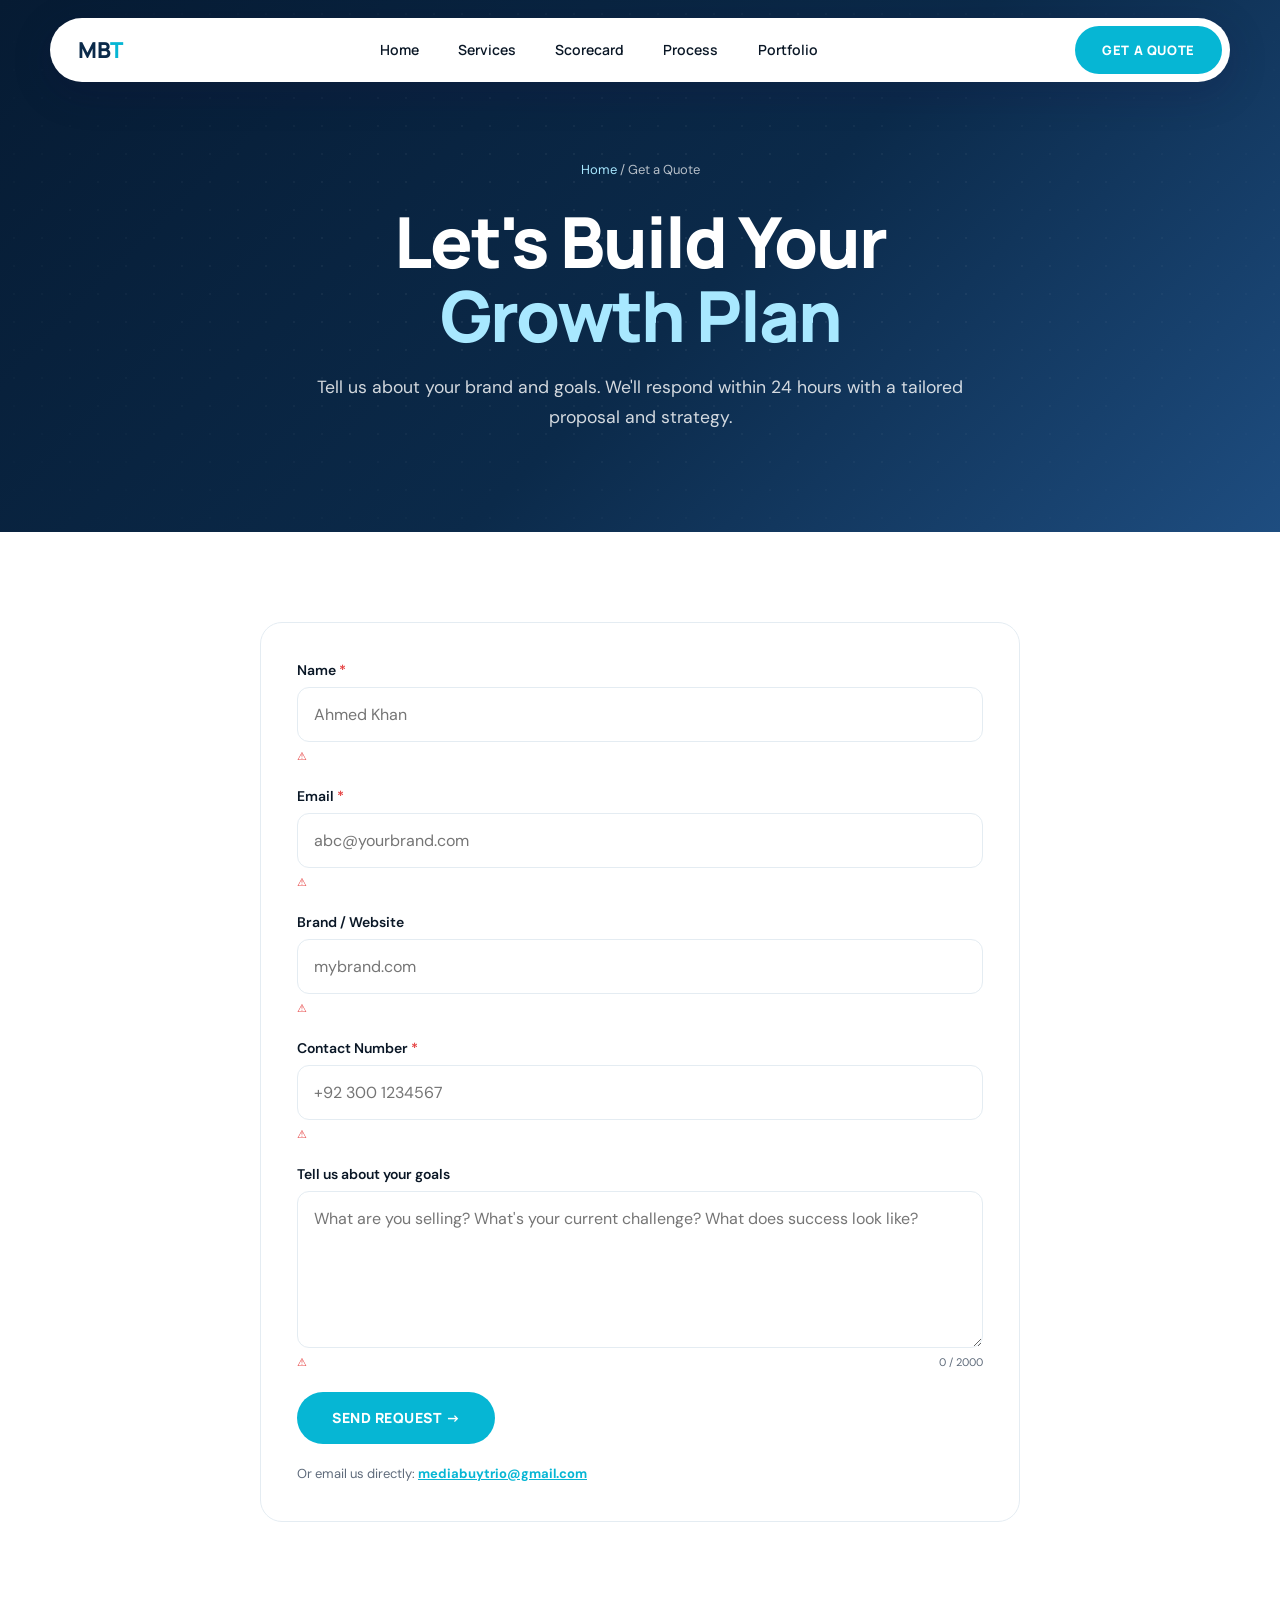
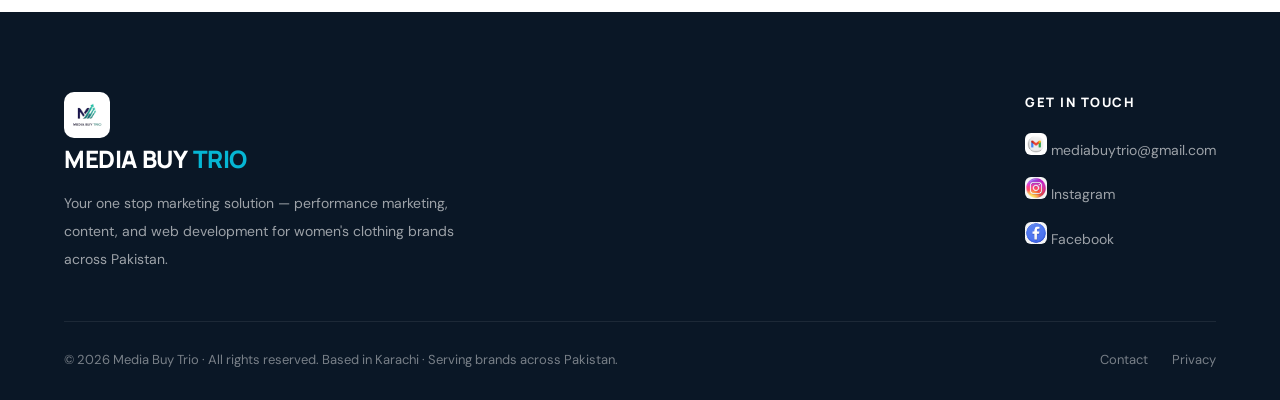
<file: quote.html>
<!doctype html>
<html lang="en">
<head>
<meta charset="utf-8">
<meta name="viewport" content="width=device-width,initial-scale=1">
<title>Get a Quote | Media Buy Trio</title>
<meta name="description" content="Tell us about your brand and goals. We'll respond within 24 hours.">
<link rel="preconnect" href="https://fonts.googleapis.com">
<link rel="preconnect" href="https://fonts.gstatic.com" crossorigin>
<link rel="stylesheet" href="https://fonts.googleapis.com/css2?family=Manrope:wght@400;500;600;700;800&family=DM+Sans:wght@300;400;500;600;700&display=swap">
<link rel="icon" type="image/png" href="logo-brand.png">
<link rel="stylesheet" href="styles.css">

</head>
<body>
<nav class="main-nav">
  <div class="nav-inner">
    <a href="index.html" class="nav-logo">MB<span class="logo-accent">T</span></a>
    <ul class="nav-links"><li><a href="index.html">Home</a></li><li><a href="services.html">Services</a></li><li><a href="scorecard.html" class="nav-highlight">Scorecard</a></li><li><a href="process.html">Process</a></li><li><a href="portfolio.html">Portfolio</a></li></ul>
    <a href="quote.html" class="nav-cta">Get a Quote</a>
    <button class="nav-hamburger" aria-label="Menu"><span></span><span></span><span></span></button>
  </div>
</nav>
<div class="mobile-menu"><a href="index.html">Home</a><a href="services.html">Services</a><a href="scorecard.html">Scorecard</a><a href="process.html">Process</a><a href="portfolio.html">Portfolio</a><a href="quote.html" class="mob-cta">Get a Quote</a></div>
<div class="page-body">

<div class="page-hero"><div class="page-hero-glow"></div><div class="page-hero-inner">
  <div class="page-breadcrumb"><a href="index.html">Home</a> / Get a Quote</div>
  <h1 class="page-title fade-up">Let's Build Your<br><span class="accent">Growth Plan</span></h1>
  <p class="page-desc fade-up">Tell us about your brand and goals. We'll respond within 24 hours with a tailored proposal and strategy.</p>
</div></div>
<section class="section"><div class="section-inner" style="max-width:760px">
  <form class="quote-form fade-up" novalidate style="display:grid;gap:1.25rem;background:#fff;border:1px solid var(--line);border-radius:var(--radius-lg);padding:2.25rem">

    <!-- Honeypot: hidden from humans, bots will fill it -->
    <input name="website" type="text" style="display:none;visibility:hidden;position:absolute" tabindex="-1" autocomplete="off">

    <div class="field-wrap">
      <label for="f-name">Name <span style="color:#e53e3e">*</span></label>
      <input id="f-name" name="name" type="text" maxlength="100" autocomplete="name"
             placeholder="ahmed khan" class="name-input" required>
      <span class="field-error" id="err-name"></span>
    </div>

    <div class="field-wrap">
      <label for="f-email">Email <span style="color:#e53e3e">*</span></label>
      <input id="f-email" name="email" type="email" maxlength="254" autocomplete="email"
             placeholder="abc@yourbrand.com" required>
      <span class="field-error" id="err-email"></span>
    </div>

    <div class="field-wrap">
      <label for="f-brand">Brand / Website</label>
      <input id="f-brand" name="brand" type="text" maxlength="200"
             placeholder="mybrand.com">
      <span class="field-error" id="err-brand"></span>
    </div>

    <div class="field-wrap">
      <label for="f-phone">Contact Number <span style="color:#e53e3e">*</span></label>
      <input id="f-phone" name="phone" type="tel" inputmode="tel" maxlength="20" autocomplete="tel"
             placeholder="+92 300 1234567" required>
      <span class="field-error" id="err-phone"></span>
    </div>

    <div class="field-wrap">
      <label for="f-msg">Tell us about your goals</label>
      <textarea id="f-msg" name="msg" rows="5" maxlength="2000"
                placeholder="What are you selling? What's your current challenge? What does success look like?"></textarea>
      <div style="display:flex;justify-content:space-between;align-items:center">
        <span class="field-error" id="err-msg"></span>
        <span class="char-count" id="cnt-msg">0 / 2000</span>
      </div>
    </div>

    <button type="submit" class="btn-main" style="justify-self:start">Send Request →</button>
    <div style="font-size:13px;color:var(--muted)">Or email us directly: <a href="mailto:mediabuytrio@gmail.com" style="color:var(--orange);font-weight:700">mediabuytrio@gmail.com</a></div>
  </form>
</div></section>

</div>
<footer class="site-footer">
  <div class="footer-inner">
    <div class="footer-col footer-brand">
      <a href="index.html" class="footer-logo-lockup">
        <img src="logo-brand.png" alt="Media Buy Trio logo" class="footer-logo-img">
        <span class="nav-logo">MEDIA BUY <span class="logo-accent">TRIO</span></span>
      </a>
      <p>Your one stop marketing solution — performance marketing, content, and web development for women's clothing brands across Pakistan.</p>
    </div>

       <div class="footer-col footer-contact">
      <h4>GET IN TOUCH</h4>
      <div class="footer-social-links">
        <a href="mailto:mediabuytrio@gmail.com" class="footer-icon-link">
          <img src="mail.i.jpg" alt="Email" class="footer-icon">
          <span>mediabuytrio@gmail.com</span>
        </a>
        <a href="https://www.instagram.com/mediabuytrio_" target="_blank" rel="noreferrer" class="footer-icon-link">
          <img src="instagram.i.jpg" alt="Instagram" class="footer-icon">
          <span>Instagram</span>
        </a>
        <a href="https://www.facebook.com/profile.php?id=61581174561886" target="_blank" rel="noreferrer" class="footer-icon-link">
          <img src="facebook.i.jpg" alt="Facebook" class="footer-icon">
          <span>Facebook</span>
        </a>
      </div>
    </div>
  </div>
  <div class="footer-bottom">
    <div class="footer-copy">&copy; 2026 Media Buy Trio &middot; All rights reserved. Based in Karachi &middot; Serving brands across Pakistan.</div>
    <div class="footer-bottom-links">
      <a href="quote.html">Contact</a>
      <a href="#">Privacy</a>
    </div>
  </div>
</footer>
<script src="script.js"></script>
</body>
</html>
</file>
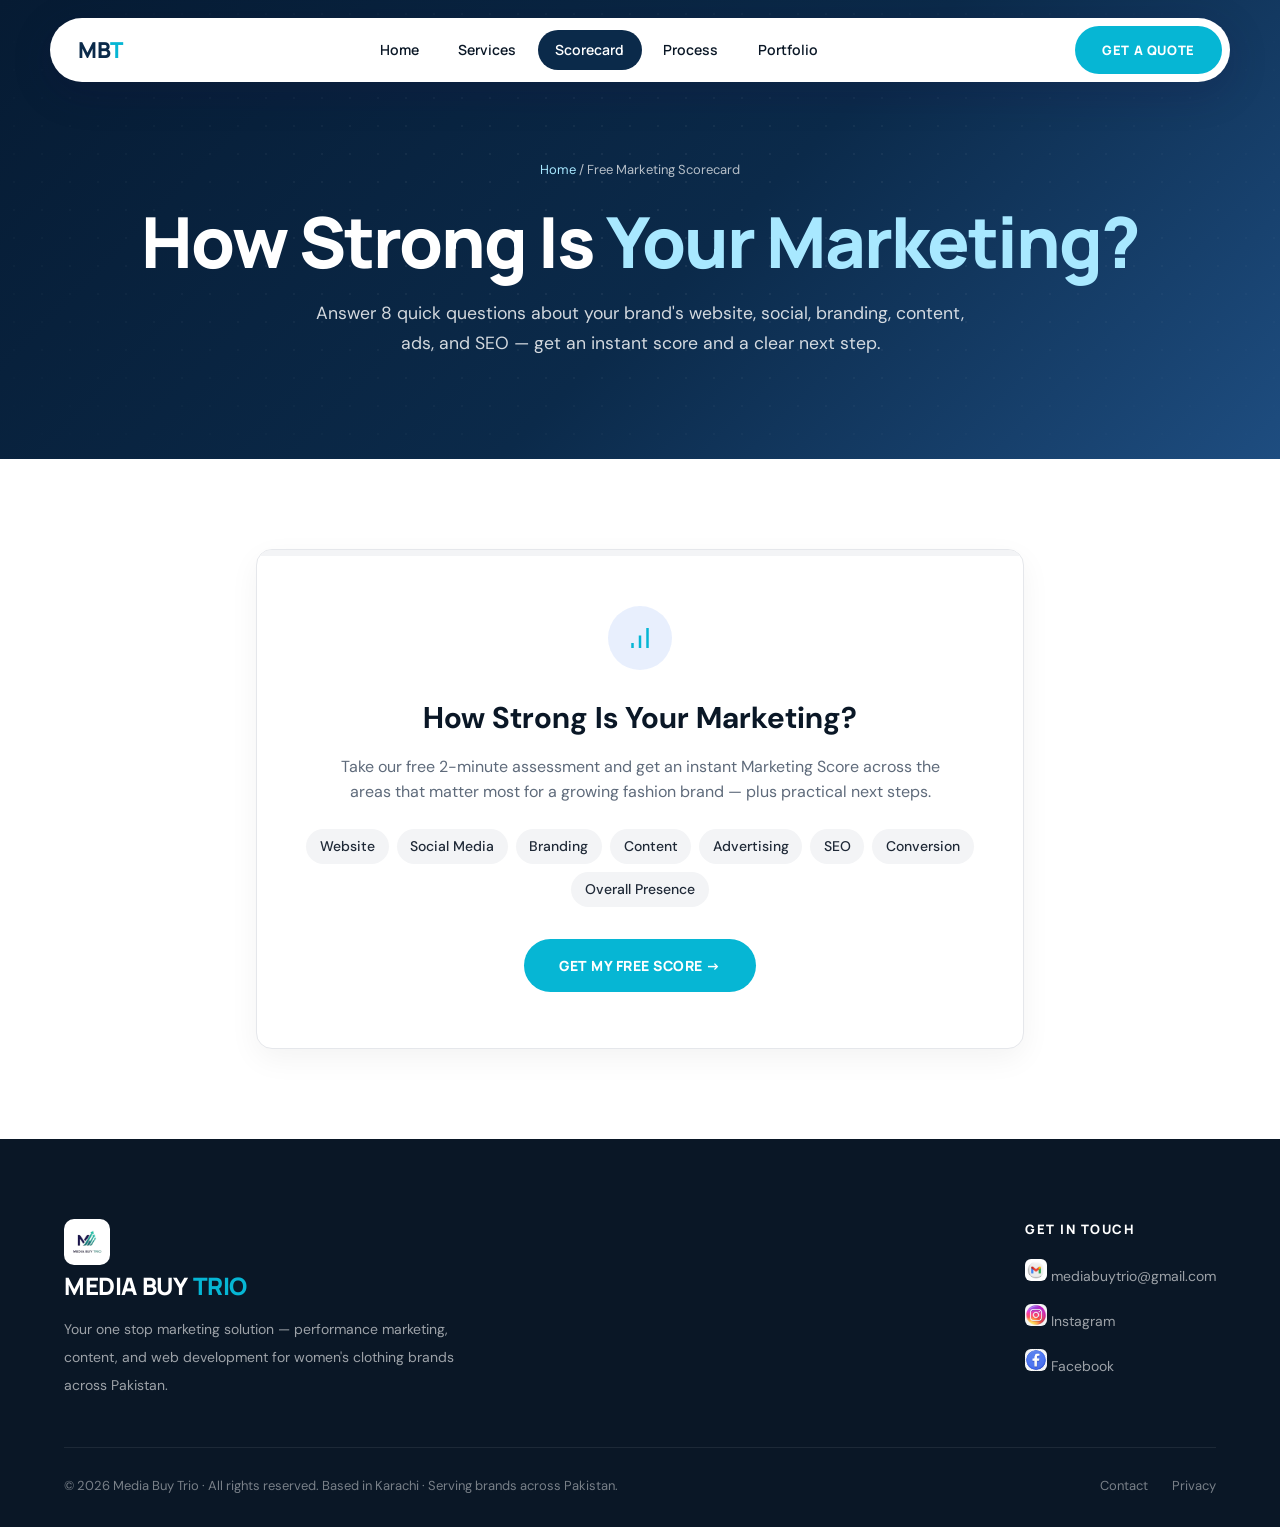
<file: scorecard.html>
<!doctype html>
<html lang="en">
<head>
<meta charset="utf-8">
<meta name="viewport" content="width=device-width,initial-scale=1">
<title>Free Marketing Scorecard | Media Buy Trio</title>
<meta name="description" content="How strong is your marketing? Take the free 2-minute scorecard and get an instant score across your website, social, branding, content, ads, SEO and more.">
<link rel="preconnect" href="https://fonts.googleapis.com">
<link rel="preconnect" href="https://fonts.gstatic.com" crossorigin>
<link rel="stylesheet" href="https://fonts.googleapis.com/css2?family=Manrope:wght@400;500;600;700;800&family=DM+Sans:wght@300;400;500;600;700&display=swap">
<link rel="icon" type="image/png" href="logo-brand.png">
<link rel="stylesheet" href="styles.css">
</head>
<body>
<nav class="main-nav">
  <div class="nav-inner">
    <a href="index.html" class="nav-logo">MB<span class="logo-accent">T</span></a>
    <ul class="nav-links"><li><a href="index.html">Home</a></li><li><a href="services.html">Services</a></li><li><a href="scorecard.html" class="active nav-highlight">Scorecard</a></li><li><a href="process.html">Process</a></li><li><a href="portfolio.html">Portfolio</a></li></ul>
    <a href="quote.html" class="nav-cta">Get a Quote</a>
    <button class="nav-hamburger" aria-label="Menu"><span></span><span></span><span></span></button>
  </div>
</nav>
<div class="mobile-menu"><a href="index.html">Home</a><a href="services.html">Services</a><a href="scorecard.html">Scorecard</a><a href="process.html">Process</a><a href="portfolio.html">Portfolio</a><a href="quote.html" class="mob-cta">Get a Quote</a></div>
<div class="page-body">

<div class="page-hero">
  <div class="page-hero-glow"></div>
  <div class="page-hero-inner">
    <div class="page-breadcrumb"><a href="index.html">Home</a> / Free Marketing Scorecard</div>
    <h1 class="page-title fade-up">How Strong Is <span class="accent">Your Marketing?</span></h1>
    <p class="page-desc fade-up">Answer 8 quick questions about your brand's website, social, branding, content, ads, and SEO — get an instant score and a clear next step.</p>
  </div>
</div>

<section class="section">
  <div class="scorecard-wrap">
    <div class="scorecard-panel">

      <div class="sc-progress"><div class="sc-progress-bar" id="sc-progress-bar"></div></div>

      <!-- Step 1: Intro -->
      <div class="sc-step active" id="sc-intro">
        <div class="sc-intro">
          <div class="sc-intro-icon">
            <svg width="30" height="30" viewBox="0 0 24 24" fill="none" stroke="currentColor" stroke-width="2"><path d="M12 20V10M18 20V4M6 20v-4"/></svg>
          </div>
          <h2>How Strong Is Your Marketing?</h2>
          <p>Take our free 2-minute assessment and get an instant Marketing Score across the areas that matter most for a growing fashion brand — plus practical next steps.</p>
          <div class="sc-areas">
            <span class="sc-area-chip">Website</span>
            <span class="sc-area-chip">Social Media</span>
            <span class="sc-area-chip">Branding</span>
            <span class="sc-area-chip">Content</span>
            <span class="sc-area-chip">Advertising</span>
            <span class="sc-area-chip">SEO</span>
            <span class="sc-area-chip">Conversion</span>
            <span class="sc-area-chip">Overall Presence</span>
          </div>
          <button type="button" class="btn-main" id="sc-start-btn">Get My Free Score →</button>
        </div>
      </div>

      <!-- Step 2: Questions -->
      <div class="sc-step" id="sc-quiz">
        <div class="sc-qhead">
          <span class="sc-qcount" id="sc-qcount">Question 1 of 8</span>
          <span class="sc-qcat" id="sc-qcat">Website</span>
        </div>
        <h3 class="sc-question" id="sc-question"></h3>
        <div class="sc-options" id="sc-options"></div>
        <div class="sc-nav">
          <button type="button" class="sc-back" id="sc-back" style="visibility:hidden">← Back</button>
          <button type="button" class="sc-next" id="sc-next">Next →</button>
        </div>
      </div>

      <!-- Step 3a: Lead capture -->
      <div class="sc-step" id="sc-lead">
        <div class="sc-lead">
          <h3>Where should we send your score?</h3>
          <p>Enter your details and we'll save your results so our team can walk you through them.</p>
          <input type="text" id="sc-name" placeholder="Brand name" autocomplete="name">
          <input type="email" id="sc-email" placeholder="Email address" autocomplete="email">
          <input type="text" id="sc-brand" placeholder="Website ">
          <input type="text" id="sc-phone" placeholder="Contact number " autocomplete="tel">
          <div class="sc-lead-err" id="sc-lead-err"></div>
          <button type="button" class="btn-main" id="sc-lead-submit">See My Score &rarr;</button>
        </div>
      </div>

      <!-- Step 3: Loading -->
      <div class="sc-step" id="sc-loading">
        <div class="sc-loading">
          <div class="sc-spinner"></div>
          <p style="color:var(--muted);font-weight:600">Calculating your marketing score…</p>
        </div>
      </div>

      <!-- Step 4: Results -->
      <div class="sc-step" id="sc-results">
        <div class="sc-score-ring">
          <svg width="180" height="180" viewBox="0 0 180 180">
            <circle class="sc-score-track" cx="90" cy="90" r="78"></circle>
            <circle class="sc-score-fill" id="sc-score-fill" cx="90" cy="90" r="78"></circle>
          </svg>
          <div class="sc-score-num"><span class="n" id="sc-score-number">0</span><span class="d">OUT OF 100</span></div>
        </div>
        <div class="sc-verdict" id="sc-verdict">Building Momentum</div>
        <div class="sc-verdict-sub">Here's how your brand scores across each area</div>

        <div class="sc-cats" id="sc-cats"></div>

        <div class="sc-results-grid">
          <div class="sc-result-card strengths">
            <h4>✓ Strengths</h4>
            <ul id="sc-strengths"></ul>
          </div>
          <div class="sc-result-card improve">
            <h4>→ Areas To Improve</h4>
            <ul id="sc-improve"></ul>
          </div>
        </div>

        <div class="sc-cta-box">
          <p>Want a clear plan to close these gaps? We'll walk through your score on a free call and show you exactly where the opportunity is.</p>
          <a href="quote.html" class="btn-main">Get a Free Consultation →</a>
        </div>
        <a href="#" class="sc-restart" id="sc-restart-btn">Retake the scorecard</a>
      </div>

    </div>
  </div>
</section>

</div>
<footer class="site-footer">
  <div class="footer-inner">
    <div class="footer-col footer-brand">
      <a href="index.html" class="footer-logo-lockup">
        <img src="logo-brand.png" alt="Media Buy Trio logo" class="footer-logo-img">
        <span class="nav-logo">MEDIA BUY <span class="logo-accent">TRIO</span></span>
      </a>
      <p>Your one stop marketing solution — performance marketing, content, and web development for women's clothing brands across Pakistan.</p>
    </div>

     <div class="footer-col footer-contact">
      <h4>GET IN TOUCH</h4>
      <div class="footer-social-links">
        <a href="mailto:mediabuytrio@gmail.com" class="footer-icon-link">
          <img src="mail.i.jpg" alt="Email" class="footer-icon">
          <span>mediabuytrio@gmail.com</span>
        </a>
        <a href="https://www.instagram.com/mediabuytrio_" target="_blank" rel="noreferrer" class="footer-icon-link">
          <img src="instagram.i.jpg" alt="Instagram" class="footer-icon">
          <span>Instagram</span>
        </a>
        <a href="https://www.facebook.com/profile.php?id=61581174561886" target="_blank" rel="noreferrer" class="footer-icon-link">
          <img src="facebook.i.jpg" alt="Facebook" class="footer-icon">
          <span>Facebook</span>
        </a>
      </div>
    </div>
  </div>

  <div class="footer-bottom">
    <div class="footer-copy">&copy; 2026 Media Buy Trio &middot; All rights reserved. Based in Karachi &middot; Serving brands across Pakistan.</div>
    <div class="footer-bottom-links">
      <a href="quote.html">Contact</a>
      <a href="#">Privacy</a>
    </div>
  </div>
</footer>
<script src="script.js"></script>
<script src="scorecard.js"></script>
</body>
</html>
</file>
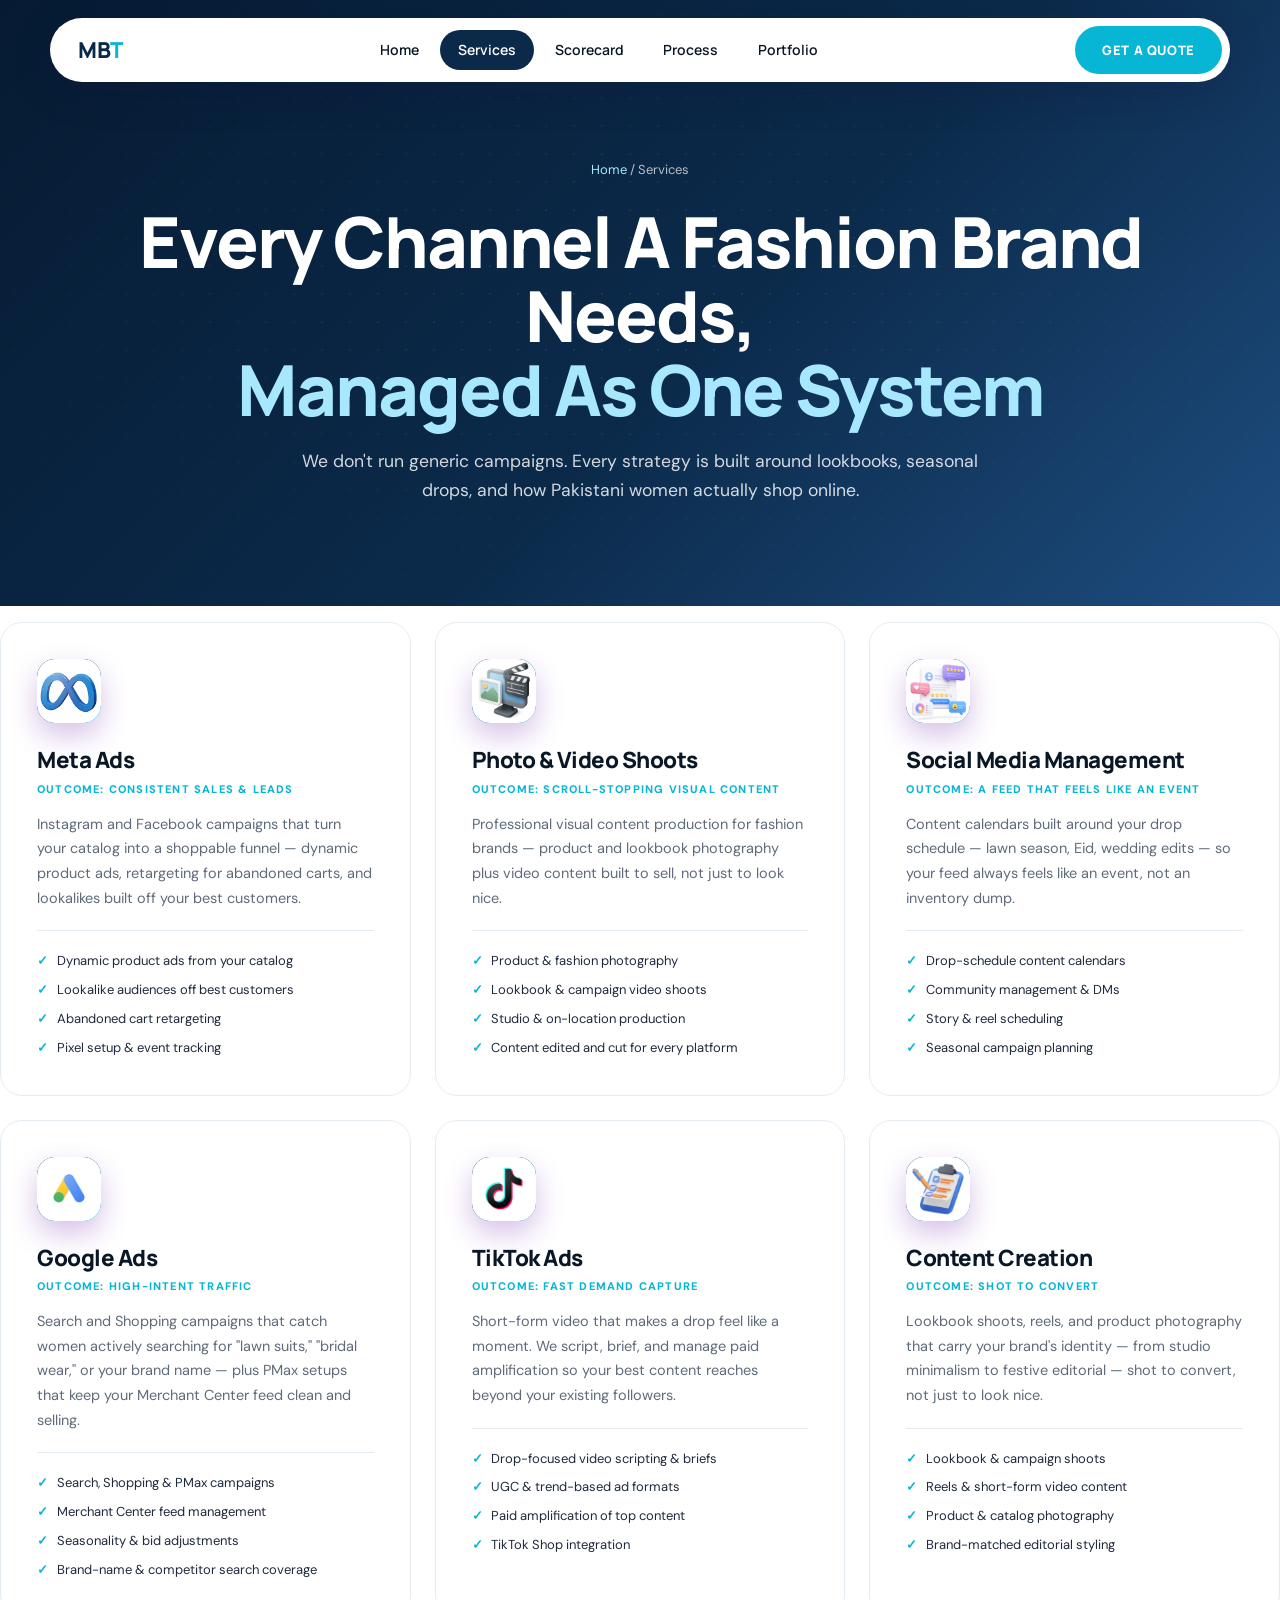
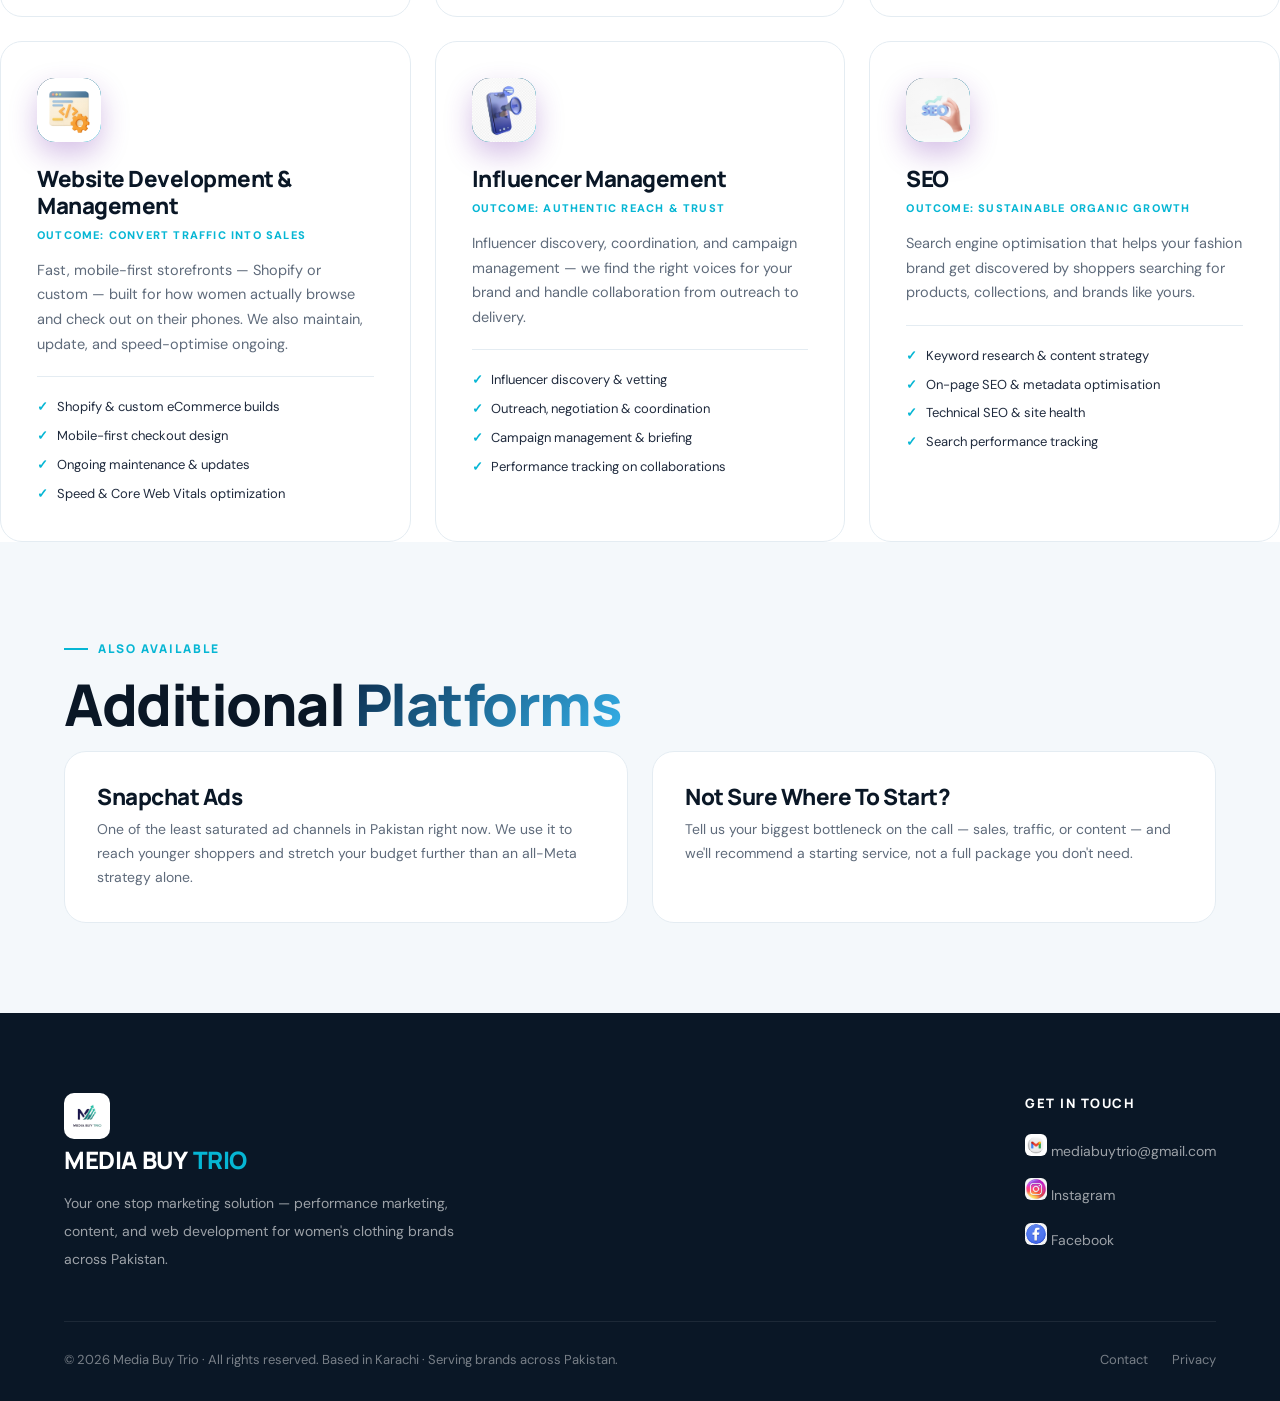
<file: services.html>
<!doctype html>
<html lang="en">
<head>
<meta charset="utf-8">
<meta name="viewport" content="width=device-width,initial-scale=1">
<title>Services | Media Buy Trio</title>
<meta name="description" content="Full-funnel services for women's fashion brands: Social Media Management, Meta Ads, Google Ads, TikTok Ads, Snapchat Ads, Website Development, Content Creation.">
<link rel="preconnect" href="https://fonts.googleapis.com">
<link rel="preconnect" href="https://fonts.gstatic.com" crossorigin>
<link rel="stylesheet" href="https://fonts.googleapis.com/css2?family=Manrope:wght@400;500;600;700;800&family=DM+Sans:wght@300;400;500;600;700&display=swap">
<link rel="icon" type="image/png" href="logo-brand.png">
<link rel="stylesheet" href="styles.css">

</head>
<body>
<nav class="main-nav">
  <div class="nav-inner">
    <a href="index.html" class="nav-logo">MB<span class="logo-accent">T</span></a>
    <ul class="nav-links"><li><a href="index.html">Home</a></li><li><a href="services.html" class="active">Services</a></li><li><a href="scorecard.html" class="nav-highlight">Scorecard</a></li><li><a href="process.html">Process</a></li><li><a href="portfolio.html">Portfolio</a></li></ul>
    <a href="quote.html" class="nav-cta">Get a Quote</a>
    <button class="nav-hamburger" aria-label="Menu"><span></span><span></span><span></span></button>
  </div>
</nav>
<div class="mobile-menu"><a href="index.html">Home</a><a href="services.html">Services</a><a href="scorecard.html">Scorecard</a><a href="process.html">Process</a><a href="portfolio.html">Portfolio</a><a href="quote.html" class="mob-cta">Get a Quote</a></div>
<div class="page-body">

<div class="page-hero">
  <div class="page-hero-glow"></div>
  <div class="page-hero-inner">
    <div class="page-breadcrumb"><a href="index.html">Home</a> / Services</div>
    <h1 class="page-title fade-up">Every Channel A Fashion Brand Needs,<br><span class="accent">Managed As One System</span></h1>
    <p class="page-desc fade-up">We don't run generic campaigns. Every strategy is built around lookbooks, seasonal drops, and how Pakistani women actually shop online.</p>
  </div>
</div>
<section style="background:var(--bg2)"><div class="services-grid">

  <!-- 1. Meta Ads -->
  <div class="svc-card fade-up"><div class="svc-icon"><img src="meta.i.png" alt="Meta Ads icon"></div><div class="svc-title">Meta Ads</div><div class="svc-outcome">Outcome: Consistent Sales & Leads</div><div class="svc-desc">Instagram and Facebook campaigns that turn your catalog into a shoppable funnel — dynamic product ads, retargeting for abandoned carts, and lookalikes built off your best customers.</div><div class="svc-features"><div class="svc-feature">Dynamic product ads from your catalog</div><div class="svc-feature">Lookalike audiences off best customers</div><div class="svc-feature">Abandoned cart retargeting</div><div class="svc-feature">Pixel setup & event tracking</div></div></div>

  <!-- 2. Photoshoot (Photo & Video Shoots) -->
  <div class="svc-card fade-up"><div class="svc-icon"><img src="shoot.i.jpg" alt="Photo & Video Shoots icon"></div><div class="svc-title">Photo & Video Shoots</div><div class="svc-outcome">Outcome: Scroll-Stopping Visual Content</div><div class="svc-desc">Professional visual content production for fashion brands — product and lookbook photography plus video content built to sell, not just to look nice.</div><div class="svc-features"><div class="svc-feature">Product & fashion photography</div><div class="svc-feature">Lookbook & campaign video shoots</div><div class="svc-feature">Studio & on-location production</div><div class="svc-feature">Content edited and cut for every platform</div></div></div>

  <!-- 3. Social Media Management -->
  <div class="svc-card fade-up"><div class="svc-icon"><img src="social media.i.jpg" alt="Social Media Management icon"></div><div class="svc-title">Social Media Management</div><div class="svc-outcome">Outcome: A Feed That Feels Like An Event</div><div class="svc-desc">Content calendars built around your drop schedule — lawn season, Eid, wedding edits — so your feed always feels like an event, not an inventory dump.</div><div class="svc-features"><div class="svc-feature">Drop-schedule content calendars</div><div class="svc-feature">Community management & DMs</div><div class="svc-feature">Story & reel scheduling</div><div class="svc-feature">Seasonal campaign planning</div></div></div>

  <!-- Other Services -->
  <div class="svc-card fade-up"><div class="svc-icon"><img src="google-drive.i.png" alt="Google Ads icon"></div><div class="svc-title">Google Ads</div><div class="svc-outcome">Outcome: High-Intent Traffic</div><div class="svc-desc">Search and Shopping campaigns that catch women actively searching for "lawn suits," "bridal wear," or your brand name — plus PMax setups that keep your Merchant Center feed clean and selling.</div><div class="svc-features"><div class="svc-feature">Search, Shopping & PMax campaigns</div><div class="svc-feature">Merchant Center feed management</div><div class="svc-feature">Seasonality & bid adjustments</div><div class="svc-feature">Brand-name & competitor search coverage</div></div></div>

  <div class="svc-card fade-up"><div class="svc-icon"><img src="tiktok.i.png" alt="TikTok Ads icon"></div><div class="svc-title">TikTok Ads</div><div class="svc-outcome">Outcome: Fast Demand Capture</div><div class="svc-desc">Short-form video that makes a drop feel like a moment. We script, brief, and manage paid amplification so your best content reaches beyond your existing followers.</div><div class="svc-features"><div class="svc-feature">Drop-focused video scripting & briefs</div><div class="svc-feature">UGC & trend-based ad formats</div><div class="svc-feature">Paid amplification of top content</div><div class="svc-feature">TikTok Shop integration</div></div></div>

  <div class="svc-card fade-up"><div class="svc-icon"><img src="content.i.jpg" alt="Content Creation icon"></div><div class="svc-title">Content Creation</div><div class="svc-outcome">Outcome: Shot To Convert</div><div class="svc-desc">Lookbook shoots, reels, and product photography that carry your brand's identity — from studio minimalism to festive editorial — shot to convert, not just to look nice.</div><div class="svc-features"><div class="svc-feature">Lookbook & campaign shoots</div><div class="svc-feature">Reels & short-form video content</div><div class="svc-feature">Product & catalog photography</div><div class="svc-feature">Brand-matched editorial styling</div></div></div>

  <div class="svc-card fade-up"><div class="svc-icon"><img src="web.i.jpg" alt="Website Development & Management icon"></div><div class="svc-title">Website Development & Management</div><div class="svc-outcome">Outcome: Convert Traffic into Sales</div><div class="svc-desc">Fast, mobile-first storefronts — Shopify or custom — built for how women actually browse and check out on their phones. We also maintain, update, and speed-optimise ongoing.</div><div class="svc-features"><div class="svc-feature">Shopify & custom eCommerce builds</div><div class="svc-feature">Mobile-first checkout design</div><div class="svc-feature">Ongoing maintenance & updates</div><div class="svc-feature">Speed & Core Web Vitals optimization</div></div></div>

  <div class="svc-card fade-up"><div class="svc-icon"><img src="influencer.i.jpg" alt="Influencer Management icon"></div><div class="svc-title">Influencer Management</div><div class="svc-outcome">Outcome: Authentic Reach & Trust</div><div class="svc-desc">Influencer discovery, coordination, and campaign management — we find the right voices for your brand and handle collaboration from outreach to delivery.</div><div class="svc-features"><div class="svc-feature">Influencer discovery & vetting</div><div class="svc-feature">Outreach, negotiation & coordination</div><div class="svc-feature">Campaign management & briefing</div><div class="svc-feature">Performance tracking on collaborations</div></div></div>

  <div class="svc-card fade-up"><div class="svc-icon"><img src="seo.i.jpg" alt="SEO icon"></div><div class="svc-title">SEO</div><div class="svc-outcome">Outcome: Sustainable Organic Growth</div><div class="svc-desc">Search engine optimisation that helps your fashion brand get discovered by shoppers searching for products, collections, and brands like yours.</div><div class="svc-features"><div class="svc-feature">Keyword research & content strategy</div><div class="svc-feature">On-page SEO & metadata optimisation</div><div class="svc-feature">Technical SEO & site health</div><div class="svc-feature">Search performance tracking</div></div></div>

</div></section>
<div class="svc-extra"><div class="section-inner">
  <span class="section-tag fade-up">Also Available</span>
  <h2 class="section-title fade-up">Additional <span class="accent">Platforms</span></h2>
  <div class="svc-extra-grid">
    <div class="svc-extra-card fade-up"><div class="svc-title">Snapchat Ads</div><div class="svc-extra-desc">One of the least saturated ad channels in Pakistan right now. We use it to reach younger shoppers and stretch your budget further than an all-Meta strategy alone.</div></div>
    <div class="svc-extra-card fade-up"><div class="svc-title">Not Sure Where To Start?</div><div class="svc-extra-desc">Tell us your biggest bottleneck on the call — sales, traffic, or content — and we'll recommend a starting service, not a full package you don't need.</div></div>
  </div>
</div></div>

</div>
<footer class="site-footer">
  <div class="footer-inner">
    <div class="footer-col footer-brand">
      <a href="index.html" class="footer-logo-lockup">
        <img src="logo-brand.png" alt="Media Buy Trio logo" class="footer-logo-img">
        <span class="nav-logo">MEDIA BUY <span class="logo-accent">TRIO</span></span>
      </a>
      <p>Your one stop marketing solution — performance marketing, content, and web development for women's clothing brands across Pakistan.</p>
    </div>

   <div class="footer-col footer-contact">
      <h4>GET IN TOUCH</h4>
      <div class="footer-social-links">
        <a href="mailto:mediabuytrio@gmail.com" class="footer-icon-link">
          <img src="mail.i.jpg" alt="Email" class="footer-icon">
          <span>mediabuytrio@gmail.com</span>
        </a>
        <a href="https://www.instagram.com/mediabuytrio_" target="_blank" rel="noreferrer" class="footer-icon-link">
          <img src="instagram.i.jpg" alt="Instagram" class="footer-icon">
          <span>Instagram</span>
        </a>
        <a href="https://www.facebook.com/profile.php?id=61581174561886" target="_blank" rel="noreferrer" class="footer-icon-link">
          <img src="facebook.i.jpg" alt="Facebook" class="footer-icon">
          <span>Facebook</span>
        </a>
      </div>
    </div>
  </div>

  <div class="footer-bottom">
    <div class="footer-copy">&copy; 2026 Media Buy Trio &middot; All rights reserved. Based in Karachi &middot; Serving brands across Pakistan.</div>
    <div class="footer-bottom-links">
      <a href="quote.html">Contact</a>
      <a href="#">Privacy</a>
    </div>
  </div>
</footer>
<script src="script.js"></script>
</body>
</html>
</file>
<file: styles.css>
*,*::before,*::after{box-sizing:border-box;margin:0;padding:0}
:root{
  /* Palette: deep navy → ocean blue → cyan → light sky, with dark green accent.
     Token names kept for backward compatibility across components. */
  --purple:#0B2A4A;        /* primary deep blue */
  --purple-deep:#061B33;   /* darker navy */
  --purple-light:#1E4D80;  /* mid ocean blue */
  --orange:#06B6D4;        /* cyan (CTA) */
  --orange-deep:#0891B2;   /* deeper cyan */
  --pink:#38BDF8;          /* light blue */
  --green:#0F5132;         /* dark green accent */
  --green-light:#14B87A;   /* fresh green highlight */
  --accent-soft:#A8E8FF;   /* light cyan text on dark hero */
  --ink:#0A1726;
  --ink2:#1F2A3D;
  --muted:#5F6B7B;
  --line:#E4ECF2;
  --bg:#FFFFFF;
  --bg-soft:#F4F8FB;
  --font-head:'Manrope','Syne',sans-serif;
  --font-body:'DM Sans',sans-serif;
  --radius:14px;
  --radius-lg:22px;
  --radius-pill:999px;
}
html{scroll-behavior:smooth}
body{font-family:var(--font-body);background:var(--bg);color:var(--ink);font-size:16px;line-height:1.6;overflow-x:hidden}
::-webkit-scrollbar{width:6px}::-webkit-scrollbar-track{background:#f4f4f6}::-webkit-scrollbar-thumb{background:var(--purple);border-radius:3px}

/* ===== NAV (white pill on purple) ===== */
nav.main-nav{position:fixed;top:18px;left:50%;transform:translateX(-50%);z-index:200;background:#fff;border-radius:var(--radius-pill);padding:8px 8px 8px 28px;display:flex;align-items:center;gap:1.5rem;box-shadow:0 10px 40px rgba(20,10,60,.18);width:calc(100% - 40px);max-width:1180px;transition:box-shadow .3s,top .3s}
nav.main-nav.scrolled{box-shadow:0 8px 28px rgba(20,10,60,.22)}
.nav-inner{display:flex;justify-content:space-between;align-items:center;width:100%;gap:1rem}
.nav-logo{font-family:var(--font-head);font-size:22px;font-weight:800;color:var(--purple);text-decoration:none;letter-spacing:-.5px;display:flex;align-items:center;gap:.35rem;line-height:1}
.nav-logo .logo-accent{color:var(--orange)}
.nav-links{display:flex;gap:.25rem;list-style:none;align-items:center}
.nav-links a{color:var(--ink);text-decoration:none;font-size:14px;font-weight:600;padding:.65rem 1.1rem;border-radius:var(--radius-pill);transition:all .2s;font-family:var(--font-head)}
.nav-links a:hover{background:#E0F2FE;color:var(--purple)}
.nav-links a.active{background:var(--purple);color:#fff}
.nav-cta{background:var(--orange);color:#fff;padding:.85rem 1.7rem;border-radius:var(--radius-pill);font-size:13px;font-weight:800;text-decoration:none;font-family:var(--font-head);letter-spacing:.6px;text-transform:uppercase;transition:all .25s;white-space:nowrap}
.nav-cta:hover{background:var(--orange-deep);transform:translateY(-1px);box-shadow:0 8px 24px rgba(243,116,35,.35)}
.nav-hamburger{display:none;flex-direction:column;gap:5px;cursor:pointer;padding:8px;background:var(--purple);border-radius:50%;border:none;width:42px;height:42px;align-items:center;justify-content:center}
.nav-hamburger span{display:block;width:18px;height:2px;background:#fff;border-radius:2px}
.mobile-menu{display:none;position:fixed;top:80px;left:20px;right:20px;background:#fff;border-radius:var(--radius-lg);padding:1.25rem;z-index:199;flex-direction:column;gap:.25rem;box-shadow:0 20px 60px rgba(20,10,60,.25)}
.mobile-menu.open{display:flex}
.mobile-menu a{color:var(--ink);text-decoration:none;font-size:15px;font-weight:700;padding:.85rem 1rem;border-radius:var(--radius-pill);font-family:var(--font-head)}
.mobile-menu a:hover{background:#E0F2FE;color:var(--purple)}
.mobile-menu .mob-cta{background:var(--orange);color:#fff;text-align:center;margin-top:.5rem}

.ticker-header{display:none}

.page-body{padding-top:0}

/* ===== SHARED ===== */
.section{padding:90px 5%;position:relative}
.section-inner{max-width:1240px;margin:0 auto;position:relative}
.section-tag{font-family:var(--font-head);font-size:12px;font-weight:800;letter-spacing:2px;text-transform:uppercase;color:var(--orange);margin-bottom:1rem;display:inline-flex;align-items:center;gap:.6rem}
.section-tag::before{content:'';width:24px;height:2px;background:var(--orange);display:inline-block}
h2.section-title{font-family:var(--font-head);font-size:clamp(2.2rem,4.5vw,3.6rem);font-weight:800;letter-spacing:-1.5px;line-height:1.05;margin-bottom:1rem;color:var(--ink)}
h2.section-title .accent{color:var(--purple);background:linear-gradient(135deg,var(--purple) 0%,var(--pink) 60%,var(--orange) 100%);-webkit-background-clip:text;background-clip:text;-webkit-text-fill-color:transparent}
.section-sub{font-size:1.05rem;color:var(--muted);max-width:600px;margin-bottom:3rem;line-height:1.7;font-weight:400}

/* Buttons */
.btn-main,.cta-btn{background:var(--orange);color:#fff;padding:1.05rem 2.2rem;border-radius:var(--radius-pill);font-weight:800;font-size:14px;text-decoration:none;font-family:var(--font-head);letter-spacing:.5px;text-transform:uppercase;transition:all .25s;display:inline-flex;align-items:center;gap:.6rem;border:none;cursor:pointer}
.btn-main:hover,.cta-btn:hover{background:var(--orange-deep);transform:translateY(-2px);box-shadow:0 12px 30px rgba(243,116,35,.35)}
.btn-ghost{border:1.5px solid rgba(255,255,255,.5);color:#fff;padding:1rem 2.2rem;border-radius:var(--radius-pill);font-weight:700;font-size:14px;text-decoration:none;transition:all .25s;display:inline-flex;align-items:center;gap:.6rem;background:transparent;font-family:var(--font-head);letter-spacing:.5px;text-transform:uppercase;cursor:pointer}
.btn-ghost:hover{border-color:#fff;background:rgba(255,255,255,.1);transform:translateY(-2px)}
.btn-ghost-dark{border:1.5px solid var(--line);color:var(--ink);padding:1rem 2.2rem;border-radius:var(--radius-pill);font-weight:700;font-size:14px;text-decoration:none;transition:all .25s;display:inline-flex;align-items:center;gap:.6rem;background:transparent;font-family:var(--font-head);letter-spacing:.5px;text-transform:uppercase}
.btn-ghost-dark:hover{border-color:var(--purple);color:var(--purple)}

/* ===== HERO ===== */
.hero{background:linear-gradient(135deg,var(--purple-deep) 0%,var(--purple) 55%,var(--purple-light) 100%);position:relative;overflow:hidden;padding:140px 5% 80px;min-height:100vh;display:flex;align-items:center;color:#fff}
.hero::before{content:'';position:absolute;inset:0;background-image:radial-gradient(rgba(255,255,255,.07) 1px,transparent 1px);background-size:28px 28px;mask-image:radial-gradient(ellipse 70% 70% at 30% 30%,black,transparent 80%);pointer-events:none}
.hero-inner{max-width:1240px;margin:0 auto;position:relative;z-index:2;width:100%;display:grid;grid-template-columns:1.1fr 1fr;gap:3rem;align-items:center}
.hero-eyebrow{display:inline-flex;align-items:center;gap:.7rem;font-size:14px;color:rgba(255,255,255,.85);margin-bottom:1.5rem;font-weight:500}
.hero-eyebrow::after{content:'';width:60px;height:1px;background:rgba(255,255,255,.4);display:inline-block}
h1.hero-title{font-family:var(--font-head);font-size:clamp(2.8rem,6vw,5.4rem);font-weight:800;line-height:1.02;letter-spacing:-2.5px;margin-bottom:2.25rem;color:#fff}
.hero-title .accent{color:#A8E8FF}
.hero-sub{font-size:1.1rem;color:rgba(255,255,255,.82);max-width:520px;margin-bottom:2.5rem;line-height:1.7;font-weight:400}
.hero-actions{display:flex;gap:1rem;flex-wrap:wrap;align-items:center}
.hero-visual{position:relative;display:flex;align-items:center;justify-content:center;min-height:480px}
.hero-blob{width:100%;max-width:380px;height:auto;filter:drop-shadow(0 30px 80px rgba(40,5,80,.55));animation:floaty 6s ease-in-out infinite}
@keyframes floaty{0%,100%{transform:translateY(0) rotate(-2deg)}50%{transform:translateY(-18px) rotate(2deg)}}
.hero-stats{display:none}

.hero-wave{position:absolute;left:0;right:0;bottom:-2px;width:100%;height:120px;z-index:3;pointer-events:none}
.hero-wave path.fill{fill:#fff}
.hero-curve{position:absolute;left:0;right:0;bottom:-40px;width:100%;height:200px;z-index:4;pointer-events:none}

/* ===== MARQUEE ===== */
.marquee{background:transparent;padding:1.5rem 0;overflow:hidden;border-top:1px solid var(--line);border-bottom:1px solid var(--line)}
.marquee-inner{display:flex;gap:3rem;animation:ticker 30s linear infinite;white-space:nowrap}
@keyframes ticker{0%{transform:translateX(0)}100%{transform:translateX(-50%)}}
.marquee-item{font-family:var(--font-head);font-size:clamp(2rem,4vw,3.5rem);font-weight:800;color:var(--ink);letter-spacing:-1.5px;display:flex;align-items:center;gap:1.5rem;flex-shrink:0}
.marquee-item .sep{color:var(--orange);font-size:1.5rem}
.marquee-item .outline{-webkit-text-stroke:1.5px var(--ink);-webkit-text-fill-color:transparent;color:transparent}

/* ===== SERVICES ===== */
.services-preview{padding:90px 5%;background:#fff}
.svc-grid-home,.services-grid{display:grid;grid-template-columns:repeat(3,1fr);gap:1.5rem;margin-top:1rem}
.svc-card{background:#fff;border:1px solid var(--line);border-radius:var(--radius-lg);padding:2.25rem;transition:all .35s;position:relative;overflow:hidden;cursor:pointer}
.svc-card:hover{transform:translateY(-6px);box-shadow:0 24px 60px rgba(20,10,60,.10);border-color:transparent}
.svc-card::after{content:'';position:absolute;inset:auto -40% -60% auto;width:240px;height:240px;background:radial-gradient(circle,rgba(243,116,35,.18) 0%,transparent 60%);opacity:0;transition:opacity .4s;pointer-events:none}
.svc-card:hover::after{opacity:1}
.svc-icon{width:64px;height:64px;border-radius:18px;background:linear-gradient(135deg,var(--purple),var(--pink));display:flex;align-items:center;justify-content:center;margin-bottom:1.5rem;color:#fff;box-shadow:0 12px 28px rgba(107,31,168,.28);overflow:hidden}
.svc-icon img{width:100%;height:100%;object-fit:cover;border-radius:inherit;display:block}
.svc-icon svg{color:#fff;width:28px;height:28px}
.svc-title{font-family:var(--font-head);font-size:1.4rem;font-weight:800;margin-bottom:.4rem;color:var(--ink);letter-spacing:-.5px;line-height:1.2}
.svc-outcome{font-size:11px;font-weight:800;letter-spacing:1.2px;text-transform:uppercase;color:var(--orange);margin-bottom:.85rem}
.svc-desc{font-size:14.5px;color:var(--muted);line-height:1.7}
.svc-visit{display:inline-flex;align-items:center;gap:.4rem;margin-top:1.25rem;font-family:var(--font-head);font-size:13px;font-weight:800;color:var(--purple);text-transform:uppercase;letter-spacing:.5px;text-decoration:none}
.svc-features{margin-top:1.25rem;padding-top:1.25rem;border-top:1px solid var(--line);display:flex;flex-direction:column;gap:.5rem}
.svc-feature{font-size:13px;color:var(--ink2);display:flex;align-items:center;gap:.55rem}
.svc-feature::before{content:'✓';color:var(--orange);font-weight:800;font-size:13px;flex-shrink:0}
.section-cta-link{margin-top:3rem;text-align:center}
.svc-extra{padding:90px 5%;background:var(--bg-soft)}
.svc-extra-grid{display:grid;grid-template-columns:repeat(2,1fr);gap:1.5rem;max-width:1240px;margin:0 auto}
.svc-extra-card{background:#fff;border:1px solid var(--line);border-radius:var(--radius-lg);padding:2rem;transition:all .3s}
.svc-extra-card:hover{border-color:var(--purple);transform:translateY(-3px);box-shadow:0 18px 40px rgba(20,10,60,.08)}
.svc-extra-desc{font-size:14px;color:var(--muted);line-height:1.7;margin-top:.5rem}

/* ===== STATS ===== */
.stats-strip{background:#fff;padding:70px 5%;border-bottom:1px solid var(--line)}
.stats-grid{max-width:1240px;margin:0 auto;display:grid;grid-template-columns:repeat(4,1fr);gap:2rem;text-align:center}
.stat-item .stat-num{font-family:var(--font-head);font-size:clamp(2.5rem,5vw,4.2rem);font-weight:800;background:linear-gradient(135deg,var(--purple) 0%,var(--pink) 50%,var(--orange) 100%);-webkit-background-clip:text;background-clip:text;-webkit-text-fill-color:transparent;letter-spacing:-2px;line-height:1;display:flex;align-items:flex-start;justify-content:center;gap:.15em}
.stat-item .stat-num .plus{color:var(--orange);-webkit-text-fill-color:var(--orange);font-size:.6em;margin-top:.15em}
.stat-item .stat-label{font-size:14px;color:var(--muted);margin-top:.5rem;font-weight:500}

/* ===== WHY US ===== */
.why-section{padding:100px 5%;background:#fff}
.why-grid{display:grid;grid-template-columns:repeat(5,1fr);gap:1rem;margin-top:3rem}
.why-card{background:var(--bg-soft);border-radius:var(--radius-lg);padding:1.75rem 1.4rem;text-align:left;transition:all .35s;border:1px solid transparent}
.why-card:hover{background:#fff;border-color:var(--line);transform:translateY(-4px);box-shadow:0 18px 40px rgba(20,10,60,.08)}
.why-num{font-family:var(--font-head);font-size:2rem;font-weight:800;color:var(--purple);opacity:.25;margin-bottom:.5rem}
.why-title{font-family:var(--font-head);font-size:1.05rem;font-weight:800;margin-bottom:.6rem;color:var(--ink);letter-spacing:-.3px}
.why-desc{font-size:13.5px;color:var(--muted);line-height:1.7}

/* ===== PAGE HERO ===== */
.page-hero{background:linear-gradient(135deg,var(--purple-deep) 0%,var(--purple) 55%,var(--purple-light) 100%);color:#fff;padding:160px 5% 100px;position:relative;overflow:hidden}
.page-hero::before{content:'';position:absolute;inset:0;background-image:radial-gradient(rgba(255,255,255,.07) 1px,transparent 1px);background-size:28px 28px;mask-image:radial-gradient(ellipse 80% 80% at 50% 50%,black,transparent 90%);pointer-events:none}
.page-hero-inner{max-width:1240px;margin:0 auto;position:relative;z-index:1;text-align:center}
.page-breadcrumb{font-size:13px;color:rgba(255,255,255,.7);margin-bottom:1.5rem}
.page-breadcrumb a{color:#A8E8FF;text-decoration:none}
.page-breadcrumb a:hover{text-decoration:underline}
h1.page-title{font-family:var(--font-head);font-size:clamp(2.4rem,5.5vw,4.6rem);font-weight:800;letter-spacing:-2px;line-height:1.05;margin-bottom:1.25rem;color:#fff}
h1.page-title .accent{color:#A8E8FF}
.page-desc{font-size:1.1rem;color:rgba(255,255,255,.82);max-width:680px;line-height:1.7;font-weight:400;margin:0 auto}
.page-hero + section,.page-hero + div{position:relative}

/* ==========================================================================
   SCORECARD PAGE STYLES
   ========================================================================== */

.scorecard-wrap {
  max-width: 800px;
  margin: 0 auto;
  padding: 0 1rem;
}

.scorecard-panel {
  background: var(--bg-card, #ffffff);
  border: 1px solid var(--border-color, #e5e7eb);
  border-radius: 16px;
  box-shadow: 0 10px 30px rgba(0, 0, 0, 0.05);
  position: relative;
  overflow: hidden;
  padding: 2.5rem;
}

.sc-progress {
  position: absolute;
  top: 0;
  left: 0;
  width: 100%;
  height: 6px;
  background: var(--bg-muted, #f3f4f6);
}

.sc-progress-bar {
  height: 100%;
  width: 0%;
  background: var(--accent-color, #2563eb);
  transition: width 0.4s ease;
}

.sc-step {
  display: none;
  animation: fadeIn 0.3s ease-in-out;
}

.sc-step.active {
  display: block;
}

@keyframes fadeIn {
  from { opacity: 0; transform: translateY(8px); }
  to { opacity: 1; transform: translateY(0); }
}

.sc-intro {
  text-align: center;
  padding: 1rem 0;
}

.sc-intro-icon {
  width: 64px;
  height: 64px;
  background: rgba(37, 99, 235, 0.1);
  color: var(--accent-color, #2563eb);
  border-radius: 50%;
  display: flex;
  align-items: center;
  justify-content: center;
  margin: 0 auto 1.5rem auto;
}

.sc-intro h2 {
  font-size: 1.875rem;
  font-weight: 700;
  margin-bottom: 0.75rem;
}

.sc-intro p {
  color: var(--muted, #6b7280);
  max-width: 600px;
  margin: 0 auto 1.5rem auto;
  line-height: 1.6;
}

.sc-areas {
  display: flex;
  flex-wrap: wrap;
  gap: 0.5rem;
  justify-content: center;
  margin-bottom: 2rem;
}

.sc-area-chip {
  background: var(--bg-chip, #f3f4f6);
  color: var(--text-color, #1f2937);
  font-size: 0.875rem;
  font-weight: 500;
  padding: 0.4rem 0.85rem;
  border-radius: 20px;
}

.sc-qhead {
  display: flex;
  justify-content: space-between;
  align-items: center;
  margin-bottom: 1.5rem;
  font-size: 0.875rem;
  font-weight: 600;
}

.sc-qcount {
  color: var(--muted, #6b7280);
}

.sc-qcat {
  color: var(--accent-color, #2563eb);
  background: rgba(37, 99, 235, 0.1);
  padding: 0.25rem 0.75rem;
  border-radius: 12px;
  text-transform: uppercase;
  font-size: 0.75rem;
  letter-spacing: 0.05em;
}

.sc-question {
  font-size: 1.35rem;
  font-weight: 700;
  margin-bottom: 1.5rem;
  line-height: 1.4;
}

.sc-options {
  display: flex;
  flex-direction: column;
  gap: 0.75rem;
  margin-bottom: 2rem;
}

.sc-option {
  padding: 1rem 1.25rem;
  border: 1px solid var(--border-color, #e5e7eb);
  border-radius: 8px;
  cursor: pointer;
  transition: all 0.2s ease;
  font-weight: 500;
  display: flex;
  align-items: center;
}

.sc-option:hover {
  border-color: var(--accent-color, #2563eb);
  background: rgba(37, 99, 235, 0.02);
}

.sc-option.selected {
  border-color: var(--accent-color, #2563eb);
  background: rgba(37, 99, 235, 0.08);
  font-weight: 600;
}

.sc-nav {
  display: flex;
  justify-content: space-between;
  align-items: center;
  padding-top: 1rem;
  border-top: 1px solid var(--border-color, #e5e7eb);
}

.sc-back, .sc-next {
  background: none;
  border: none;
  font-weight: 600;
  cursor: pointer;
  font-size: 0.95rem;
  padding: 0.5rem 1rem;
  border-radius: 6px;
  transition: background 0.2s;
}

.sc-back {
  color: var(--muted, #6b7280);
}

.sc-back:hover {
  background: var(--bg-muted, #f3f4f6);
}

.sc-next {
  background: var(--accent-color, #2563eb);
  color: #ffffff;
}

.sc-next:hover {
  opacity: 0.9;
}

.sc-loading {
  text-align: center;
  padding: 4rem 1rem;
}

.sc-spinner {
  width: 48px;
  height: 48px;
  border: 4px solid var(--bg-muted, #f3f4f6);
  border-top-color: var(--accent-color, #2563eb);
  border-radius: 50%;
  animation: spin 1s linear infinite;
  margin: 0 auto 1.5rem auto;
}

@keyframes spin {
  to { transform: rotate(360deg); }
}

#sc-results {
  text-align: center;
}

.sc-score-ring {
  position: relative;
  width: 180px;
  height: 180px;
  margin: 0 auto 1.5rem auto;
}

.sc-score-ring svg {
  transform: rotate(-90deg);
}

.sc-score-track {
  fill: none;
  stroke: var(--bg-muted, #f3f4f6);
  stroke-width: 12;
}

.sc-score-fill {
  fill: none;
  stroke: var(--accent-color, #2563eb);
  stroke-width: 12;
  stroke-linecap: round;
  stroke-dasharray: 490;
  stroke-dashoffset: 490;
  transition: stroke-dashoffset 1.5s ease-out;
}

.sc-score-num {
  position: absolute;
  top: 50%;
  left: 50%;
  transform: translate(-50%, -50%);
  display: flex;
  flex-direction: column;
  align-items: center;
}

.sc-score-num .n {
  font-size: 2.5rem;
  font-weight: 800;
  line-height: 1;
}

.sc-score-num .d {
  font-size: 0.65rem;
  color: var(--muted, #6b7280);
  font-weight: 700;
  margin-top: 4px;
}

.sc-verdict {
  font-size: 1.5rem;
  font-weight: 800;
  margin-bottom: 0.25rem;
}

.sc-verdict-sub {
  color: var(--muted, #6b7280);
  margin-bottom: 2rem;
}

.sc-results-grid {
  display: grid;
  grid-template-columns: 1fr 1fr;
  gap: 1.5rem;
  text-align: left;
  margin: 2rem 0;
}

.sc-result-card {
  padding: 1.25rem;
  border-radius: 12px;
}

.sc-result-card.strengths {
  background: rgba(16, 185, 129, 0.08);
  border: 1px solid rgba(16, 185, 129, 0.2);
}

.sc-result-card.strengths h4 {
  color: #059669;
  font-weight: 700;
  margin-bottom: 0.75rem;
}

.sc-result-card.improve {
  background: rgba(245, 158, 11, 0.08);
  border: 1px solid rgba(245, 158, 11, 0.2);
}

.sc-result-card.improve h4 {
  color: #d97706;
  font-weight: 700;
  margin-bottom: 0.75rem;
}

.sc-result-card ul {
  list-style: none;
  padding: 0;
  margin: 0;
}

.sc-result-card li {
  font-size: 0.9rem;
  margin-bottom: 0.5rem;
  line-height: 1.4;
}

.sc-cta-box {
  background: var(--bg-muted, #f8fafc);
  padding: 1.5rem;
  border-radius: 12px;
  margin-bottom: 1.5rem;
}

.sc-cta-box p {
  margin-bottom: 1rem;
  color: var(--text-color, #1f2937);
  font-size: 0.95rem;
}

.sc-restart {
  display: inline-block;
  color: var(--muted, #6b7280);
  font-size: 0.875rem;
  text-decoration: underline;
  cursor: pointer;
}

@media (max-width: 640px) {
  .scorecard-panel {
    padding: 1.5rem 1rem;
  }
  
  .sc-results-grid {
    grid-template-columns: 1fr;
  }
}

/* ===== CASE STUDIES ===== */
.case-grid{display:flex;flex-direction:column;gap:1.5rem}
.case-card{background:#fff;border:1px solid var(--line);border-radius:var(--radius-lg);overflow:hidden;transition:all .3s}
.case-card:hover{border-color:transparent;box-shadow:0 20px 50px rgba(20,10,60,.10);transform:translateY(-3px)}
.case-top{padding:2rem 2.25rem;border-bottom:1px solid var(--line);display:flex;justify-content:space-between;align-items:flex-start;gap:1.5rem;flex-wrap:wrap}
.case-headline{flex:1;min-width:240px}
.case-niche{display:inline-block;background:#E0F2FE;color:var(--purple);font-size:10px;font-weight:800;letter-spacing:.8px;text-transform:uppercase;padding:5px 12px;border-radius:var(--radius-pill);margin-bottom:.75rem;font-family:var(--font-head)}
.case-title{font-family:var(--font-head);font-size:1.25rem;font-weight:800;line-height:1.3;letter-spacing:-.5px;color:var(--ink)}
.case-title .accent{background:linear-gradient(135deg,var(--purple),var(--orange));-webkit-background-clip:text;background-clip:text;-webkit-text-fill-color:transparent}
.case-channel{font-size:12px;color:var(--muted);margin-top:.4rem;font-weight:500}
.case-metrics{display:flex;gap:2rem;flex-wrap:wrap}
.cm{text-align:right}
.cm-val{font-family:var(--font-head);font-size:1.9rem;font-weight:800;color:var(--orange);letter-spacing:-1px;line-height:1}
.cm-label{font-size:11px;color:var(--muted);margin-top:.3rem;text-transform:uppercase;font-weight:600;letter-spacing:.5px}
.case-body{padding:1.5rem 2.25rem;display:flex;gap:2rem;flex-wrap:wrap;background:var(--bg-soft)}
.case-desc{flex:1;min-width:220px;font-size:14px;color:var(--ink2);line-height:1.75}
.case-tags{display:flex;gap:.4rem;flex-wrap:wrap;align-items:flex-start;padding-top:2px}
.ctag{font-size:10px;padding:5px 11px;border-radius:var(--radius-pill);border:1px solid var(--line);color:var(--muted);font-weight:700;font-family:var(--font-head);letter-spacing:.4px;text-transform:uppercase;background:#fff}

/* ===== PROCESS ===== */
.steps-grid{display:grid;grid-template-columns:repeat(3,1fr);gap:1.5rem}
.step{background:#fff;border:1px solid var(--line);border-radius:var(--radius-lg);padding:2.25rem;position:relative;transition:all .3s;overflow:hidden}
.step:hover{transform:translateY(-4px);box-shadow:0 20px 40px rgba(20,10,60,.08);border-color:transparent}
.step-num{font-family:var(--font-head);font-size:4rem;font-weight:800;background:linear-gradient(135deg,var(--purple),var(--orange));-webkit-background-clip:text;background-clip:text;-webkit-text-fill-color:transparent;line-height:1;margin-bottom:1rem;letter-spacing:-3px;opacity:.85}
.step-title{font-family:var(--font-head);font-size:1.15rem;font-weight:800;color:var(--ink);margin-bottom:.75rem;letter-spacing:-.3px}
.step-desc{font-size:14px;color:var(--muted);line-height:1.7}
.step-detail{margin-top:1.25rem;padding-top:1.25rem;border-top:1px solid var(--line);display:flex;flex-direction:column;gap:.5rem}
.step-detail-item{font-size:13px;color:var(--ink2);display:flex;align-items:flex-start;gap:.6rem;line-height:1.5}
.step-detail-item::before{content:'✓';color:var(--orange);font-weight:800;font-size:12px;margin-top:1px;flex-shrink:0}

/* ===== CTA STRIP ===== */
.cta-section,.cta-strip{padding:120px 5%;text-align:center;position:relative;overflow:hidden;background:linear-gradient(135deg,var(--purple-deep) 0%,var(--purple) 55%,var(--purple-light) 100%);color:#fff}
.cta-section::before,.cta-strip::before{content:'';position:absolute;inset:0;background-image:radial-gradient(rgba(255,255,255,.07) 1px,transparent 1px);background-size:28px 28px;mask-image:radial-gradient(ellipse 60% 60% at 50% 50%,black,transparent);pointer-events:none}
.cta-inner,.cta-strip-inner{max-width:780px;margin:0 auto;position:relative;z-index:1}
.cta-badge{display:inline-block;background:rgba(255,255,255,.15);color:#A8E8FF;font-family:var(--font-head);font-size:11px;font-weight:800;letter-spacing:2px;text-transform:uppercase;padding:8px 18px;border-radius:var(--radius-pill);margin-bottom:1.5rem;border:1px solid rgba(255,255,255,.2)}
h2.cta-title,.cta-strip h2{font-family:var(--font-head);font-size:clamp(2.2rem,5vw,3.6rem);font-weight:800;color:#fff;letter-spacing:-1.5px;line-height:1.05;margin-bottom:1.25rem}
h2.cta-title .accent,.cta-strip h2 .accent{color:#A8E8FF}
.cta-sub,.cta-strip p{font-size:1.05rem;color:rgba(255,255,255,.82);margin-bottom:2.5rem;line-height:1.7}
.cta-meta{margin-top:2rem;display:flex;justify-content:center;gap:2rem;flex-wrap:wrap}
.cta-meta-item{font-size:13px;color:rgba(255,255,255,.75);display:flex;align-items:center;gap:.4rem}
.cta-contacts{display:flex;justify-content:center;gap:.75rem;margin-top:1.5rem;flex-wrap:wrap}
.contact-btn{display:inline-flex;align-items:center;gap:.5rem;background:rgba(255,255,255,.1);border:1px solid rgba(255,255,255,.2);color:#fff;text-decoration:none;padding:.65rem 1.3rem;border-radius:var(--radius-pill);font-size:13px;font-weight:600;transition:all .2s;font-family:var(--font-head)}
.contact-btn:hover{background:#fff;color:var(--purple);border-color:#fff}

/* ===== BRANDS ===== */
.brands-grid{display:grid;grid-template-columns:repeat(5,1fr);gap:1rem}
.brand-card{background:#fff;border:1px solid var(--line);border-radius:var(--radius-lg);padding:1.75rem 1rem;display:flex;flex-direction:column;align-items:center;gap:.75rem;transition:all .3s;text-align:center}
.brand-card:hover{border-color:transparent;transform:translateY(-4px);box-shadow:0 18px 40px rgba(20,10,60,.10)}
.brand-logo-box{width:72px;height:72px;border-radius:18px;background:linear-gradient(135deg,#E0F2FE 0%,#FFE9D6 100%);display:flex;align-items:center;justify-content:center;overflow:hidden}
.brand-logo-placeholder{width:100%;height:100%;display:flex;align-items:center;justify-content:center;font-family:var(--font-head);font-size:18px;font-weight:800;background:linear-gradient(135deg,var(--purple),var(--orange));-webkit-background-clip:text;background-clip:text;-webkit-text-fill-color:transparent}
.brand-name{font-family:var(--font-head);font-size:13px;font-weight:800;color:var(--ink);letter-spacing:-.2px;line-height:1.3}
.brand-category{font-size:11px;color:var(--muted);font-weight:500}
.regions{display:grid;grid-template-columns:repeat(3,1fr);gap:1.5rem;max-width:1100px;margin:0 auto}
.region-card{background:#fff;border:1px solid var(--line);border-radius:var(--radius-lg);padding:2rem;transition:all .3s}
.region-card:hover{border-color:transparent;box-shadow:0 18px 40px rgba(20,10,60,.10);transform:translateY(-3px)}
.region-flag{font-size:2.2rem;margin-bottom:.85rem}
.region-title{font-family:var(--font-head);font-size:1.15rem;font-weight:800;margin-bottom:.5rem;color:var(--ink);letter-spacing:-.3px}
.region-desc{font-size:14px;color:var(--muted);line-height:1.65}

/* ===== FOOTER (Updated Left-Aligned Layout & Custom Image Icons) ===== */
footer.site-footer{background:var(--ink);color:#fff;padding:80px 5% 30px;position:relative;overflow:hidden}

.footer-inner{
  max-width:1240px;
  margin:0 auto;
  display:flex;
  justify-content:flex-start;
  gap:5rem;
  padding-bottom:3rem;
  border-bottom:1px solid rgba(255,255,255,.08);
}

.footer-brand {
  max-width:340px;
}

.footer-brand .nav-logo{color:#fff;font-size:26px;margin-bottom:1.25rem}
.footer-brand .nav-logo .logo-accent{color:var(--orange)}
.footer-brand p{font-size:14px;color:rgba(255,255,255,.6);line-height:1.7}

.footer-col h4{font-family:var(--font-head);font-size:13px;font-weight:800;color:#fff;text-transform:uppercase;letter-spacing:1.5px;margin-bottom:1.25rem}
.footer-col a,.footer-col p{display:block;color:rgba(255,255,255,.6);text-decoration:none;font-size:14px;line-height:2;transition:color .2s}
.footer-col a:hover{color:var(--orange)}

/* Custom image icon link styling */
/* Custom image icon link styling (Blurred background + Left alignment) */
.footer-social-links {
  display: flex;
  flex-direction: column;
  gap: 0.8rem;
  align-items: flex-start; /* Ensures strict left alignment */
}

.footer-icon-link {
  display: inline-flex;
  align-items: center;
  gap: 0.65rem;
  color: rgba(255, 255, 255, 0.65);
  text-decoration: none;
  font-size: 14px;
  line-height: 1.2;
  transition: color 0.2s ease, transform 0.2s ease;
}

.footer-icon {
  width: 22px;
  height: 22px;
  object-fit: contain;
  border-radius: 6px; /* Softens edge corners */
  flex-shrink: 0;
  
  /* Applies a subtle blur to the background/image layer */
  filter: blur(0.6px) brightness(0.95);
  transition: filter 0.25s ease, transform 0.25s ease;
}

/* Clear the blur and highlight on hover */
.footer-icon-link:hover {
  color: var(--orange);
  transform: translateX(3px); /* Subtle shift to the right on hover */
}

.footer-icon-link:hover .footer-icon {
  filter: blur(0px) brightness(1.1); /* Sharpens icon when hovered */
}

.footer-bottom{max-width:1240px;margin:0 auto;padding-top:1.75rem;display:flex;justify-content:space-between;align-items:center;flex-wrap:wrap;gap:1rem}
.footer-copy{font-size:13px;color:rgba(255,255,255,.45)}
.footer-bottom-links{display:flex;gap:1.5rem}
.footer-bottom-links a{font-size:13px;color:rgba(255,255,255,.45);text-decoration:none}
.footer-bottom-links a:hover{color:var(--orange)}

.fade-up{opacity:0;transform:translateY(30px);transition:opacity .7s ease,transform .7s ease}
.fade-up.visible{opacity:1;transform:translateY(0)}

@media(max-width:1100px){.brands-grid{grid-template-columns:repeat(4,1fr)}.why-grid{grid-template-columns:repeat(3,1fr)}}
@media(max-width:960px){
  .hero-inner{grid-template-columns:1fr;text-align:center}
  .hero-visual{order:-1;min-height:260px}
  .hero-blob{max-width:280px}
  .hero-eyebrow{justify-content:center}
  .hero-sub{margin-left:auto;margin-right:auto}
  .hero-actions{justify-content:center}
  .svc-grid-home,.services-grid,.steps-grid{grid-template-columns:repeat(2,1fr)}
  .stats-grid{grid-template-columns:repeat(2,1fr)}
  .svc-extra-grid,.regions{grid-template-columns:1fr}
  .footer-inner{gap:3rem}
  .why-grid{grid-template-columns:repeat(2,1fr)}
}
@media(max-width:760px){.brands-grid{grid-template-columns:repeat(3,1fr)}}
@media(max-width:660px){
  nav.main-nav{padding:6px 6px 6px 18px;top:12px;width:calc(100% - 24px)}
  .nav-links,.nav-cta{display:none}
  .nav-hamburger{display:flex}
  .svc-grid-home,.services-grid,.steps-grid{grid-template-columns:1fr}
  .plat-panel{grid-template-columns:1fr}
  .case-top{flex-direction:column}
  .case-metrics{justify-content:flex-start;gap:1.5rem}
  .cm{text-align:left}
  .footer-inner{flex-direction:column;gap:2rem}
  .hero{padding-top:120px}
  .marquee-item{font-size:1.6rem}
}

/* ============================================================
   PROFESSIONAL 3D / MOTION LAYER
   ============================================================ */

.hero{background:linear-gradient(135deg,var(--purple-deep) 0%,var(--purple) 45%,var(--purple-light) 100%);background-size:200% 200%;animation:meshShift 18s ease-in-out infinite}
@keyframes meshShift{0%,100%{background-position:0% 50%}50%{background-position:100% 50%}}
.hero::after{content:'';position:absolute;inset:-20%;background:
  radial-gradient(circle at 20% 30%,rgba(6,182,212,.35) 0,transparent 35%),
  radial-gradient(circle at 80% 70%,rgba(56,189,248,.30) 0,transparent 38%),
  radial-gradient(circle at 60% 20%,rgba(20,184,122,.18) 0,transparent 30%);
  filter:blur(40px);animation:orbDrift 22s ease-in-out infinite;pointer-events:none;z-index:1}
@keyframes orbDrift{0%,100%{transform:translate(0,0) scale(1)}33%{transform:translate(4%,-3%) scale(1.08)}66%{transform:translate(-3%,4%) scale(.95)}}

.hero-inner{perspective:1400px}
.hero-visual{position:relative}
.hero-visual::before,.hero-visual::after{content:'';position:absolute;border-radius:50%;filter:blur(2px);z-index:0;pointer-events:none}
.hero-visual::before{width:90px;height:90px;top:8%;left:6%;background:radial-gradient(circle at 30% 30%,#7DD3FC,#0284C7);box-shadow:0 20px 50px rgba(2,132,199,.45);animation:floatA 7s ease-in-out infinite}
.hero-visual::after{width:60px;height:60px;bottom:10%;right:8%;background:radial-gradient(circle at 30% 30%,#A7F3D0,#0F5132);box-shadow:0 20px 50px rgba(15,81,50,.45);animation:floatB 9s ease-in-out infinite}
@keyframes floatA{0%,100%{transform:translateY(0) translateX(0) rotate(0)}50%{transform:translateY(-22px) translateX(12px) rotate(20deg)}}
@keyframes floatB{0%,100%{transform:translateY(0) translateX(0) rotate(0)}50%{transform:translateY(18px) translateX(-14px) rotate(-15deg)}}

.hero-blob{transform-style:preserve-3d;animation:blob3d 9s ease-in-out infinite}
@keyframes blob3d{
  0%,100%{transform:translateY(0) rotateY(-8deg) rotateX(2deg) rotateZ(-2deg)}
  25%{transform:translateY(-14px) rotateY(6deg) rotateX(-3deg) rotateZ(2deg)}
  50%{transform:translateY(-20px) rotateY(10deg) rotateX(4deg) rotateZ(3deg)}
  75%{transform:translateY(-8px) rotateY(-4deg) rotateX(2deg) rotateZ(-1deg)}
}

.hero-visual .glow-ring{position:absolute;inset:0;margin:auto;width:70%;aspect-ratio:1;border-radius:50%;background:conic-gradient(from 0deg,#06B6D4,#38BDF8,#1E4D80,#14B87A,#06B6D4);filter:blur(60px);opacity:.55;animation:spin 14s linear infinite;z-index:0}
@keyframes spin{to{transform:rotate(360deg)}}

.btn-main,.cta-btn,.nav-cta{position:relative;overflow:hidden;isolation:isolate}
.btn-main::before,.cta-btn::before,.nav-cta::before{content:'';position:absolute;top:0;left:-120%;width:60%;height:100%;background:linear-gradient(120deg,transparent 0,rgba(255,255,255,.5) 50%,transparent 100%);transform:skewX(-20deg);transition:left .8s ease;z-index:-1}
.btn-main:hover::before,.cta-btn:hover::before,.nav-cta:hover::before{left:140%}

.svc-card,.step,.svc-extra-card,.case-card,.region-card,.why-card,.brand-card{transform-style:preserve-3d;transition:transform .5s cubic-bezier(.2,.8,.2,1),box-shadow .5s,border-color .3s,background .3s}
.svc-card:hover{transform:translateY(-8px) rotateX(4deg) rotateY(-4deg) scale(1.02);box-shadow:0 30px 60px -20px rgba(6,40,80,.35),0 0 0 1px rgba(6,182,212,.15)}
.step:hover{transform:translateY(-6px) rotateX(3deg) scale(1.015);box-shadow:0 26px 50px -18px rgba(6,40,80,.30)}
.case-card:hover,.region-card:hover,.svc-extra-card:hover{transform:translateY(-4px) scale(1.01)}
.brand-card:hover{transform:translateY(-6px) rotateZ(-1deg) scale(1.03)}

.svc-card::before{content:'';position:absolute;inset:0;border-radius:inherit;padding:1.5px;background:linear-gradient(135deg,#06B6D4,#38BDF8,#14B87A);-webkit-mask:linear-gradient(#000 0 0) content-box,linear-gradient(#000 0 0);-webkit-mask-composite:xor;mask-composite:exclude;opacity:0;transition:opacity .35s;pointer-events:none}
.svc-card:hover::before{opacity:1}

.svc-icon{background:linear-gradient(135deg,var(--purple),var(--orange));position:relative;overflow:hidden;transition:transform .5s cubic-bezier(.2,.8,.2,1)}
.svc-icon::after{content:'';position:absolute;inset:0;background:radial-gradient(circle at 30% 25%,rgba(255,255,255,.55),transparent 55%);opacity:.7;pointer-events:none}
.svc-card:hover .svc-icon{transform:rotateY(180deg) scale(1.1)}

.stat-item .stat-num{background:linear-gradient(110deg,var(--purple) 0%,var(--orange) 35%,var(--pink) 60%,var(--green-light) 85%,var(--purple) 100%);background-size:300% 100%;-webkit-background-clip:text;background-clip:text;-webkit-text-fill-color:transparent;animation:shimmer 6s linear infinite}
@keyframes shimmer{to{background-position:300% 0}}
.stat-item{transition:transform .4s}
.stat-item:hover{transform:translateY(-6px) scale(1.04)}

h2.section-title .accent,.case-title .accent,.step-num{background-size:200% 100%;animation:shimmer 7s linear infinite}

.marquee{position:relative;mask-image:linear-gradient(90deg,transparent,#000 8%,#000 92%,transparent)}
.marquee-item .sep{animation:spin 8s linear infinite;display:inline-block}

.nav-links a{position:relative}
.nav-links a:not(.active)::after{content:'';position:absolute;left:18%;right:18%;bottom:6px;height:2px;background:linear-gradient(90deg,var(--orange),var(--pink));transform:scaleX(0);transform-origin:right;transition:transform .35s ease}
.nav-links a:not(.active):hover::after{transform:scaleX(1);transform-origin:left}

.fade-up{opacity:0;transform:translateY(40px) scale(.98);filter:blur(6px);transition:opacity .8s cubic-bezier(.2,.8,.2,1),transform .8s cubic-bezier(.2,.8,.2,1),filter .6s ease}
.fade-up.visible{opacity:1;transform:translateY(0) scale(1);filter:blur(0)}

.cta-section::after{content:'';position:absolute;width:600px;height:600px;border-radius:50%;background:radial-gradient(circle,rgba(56,189,248,.35),transparent 65%);top:50%;left:50%;transform:translate(-50%,-50%);animation:pulseGlow 5s ease-in-out infinite;pointer-events:none}
@keyframes pulseGlow{0%,100%{transform:translate(-50%,-50%) scale(1);opacity:.5}50%{transform:translate(-50%,-50%) scale(1.25);opacity:.85}}

.section-inner,.services-preview,.why-section,.stats-strip{position:relative}

::-webkit-scrollbar-thumb{background:linear-gradient(180deg,var(--orange),var(--purple))}

@media(prefers-reduced-motion:reduce){
  *,*::before,*::after{animation-duration:.001ms!important;animation-iteration-count:1!important;transition-duration:.001ms!important}
}

@media(max-width:500px){.brands-grid{grid-template-columns:repeat(2,1fr)}.why-grid{grid-template-columns:1fr}.stats-grid{grid-template-columns:1fr 1fr}}

/* ── Form validation styles ── */
.field-wrap{display:flex;flex-direction:column;gap:.35rem}
.field-wrap label{font-weight:600;font-size:14px;color:var(--dark)}
.field-wrap input,
.field-wrap select,
.field-wrap textarea{width:100%;padding:.85rem 1rem;border:1.5px solid var(--line);border-radius:12px;font:inherit;transition:border-color .2s,box-shadow .2s;outline:none}
.field-wrap input:focus,
.field-wrap select:focus,
.field-wrap textarea:focus{border-color:var(--orange);box-shadow:0 0 0 3px rgba(243,116,35,.12)}
.field-wrap input.valid,
.field-wrap textarea.valid{border-color:#14B87A;box-shadow:0 0 0 3px rgba(20,184,122,.10)}
.field-wrap input.invalid,
.field-wrap select.invalid,
.field-wrap textarea.invalid{border-color:#e53e3e;box-shadow:0 0 0 3px rgba(229,62,62,.10)}
.field-error{font-size:12px;color:#e53e3e;min-height:16px;display:flex;align-items:center;gap:4px}
.field-error::before{content:'⚠';font-size:11px}
.field-hint{font-size:12px;color:var(--muted)}
.char-count{font-size:11px;text-align:right;color:var(--muted);transition:color .2s}
.char-count.warn{color:#e6a817}
.char-count.over{color:#e53e3e;font-weight:700}
.field-wrap input[type="text"].name-input{text-transform:capitalize}
/* ================= REFINEMENTS (Aug 2026) ================= */
/* 1. Logo lockup: no gap between "MB" and "T" */
.nav-logo{gap:0}
.footer-brand .nav-logo{gap:.32rem}

/* 2. Scorecard colours now follow the brand cyan scheme */
:root{--accent-color:#06B6D4}
.sc-option.selected{background:rgba(6,182,212,.10)}
.sc-next{background:var(--orange);border-radius:var(--radius-pill);padding:.7rem 1.5rem;font-family:var(--font-head);letter-spacing:.4px;box-shadow:0 8px 20px rgba(6,182,212,.28);transition:transform .25s,box-shadow .25s,background .25s}
.sc-next:hover{background:var(--orange-deep);opacity:1;transform:translateY(-2px);box-shadow:0 12px 26px rgba(6,182,212,.38)}
.sc-back{border-radius:var(--radius-pill)}

/* 3. Footer: brand left, Get In Touch pushed to the right side */
.footer-inner{justify-content:space-between;gap:3rem}
.footer-contact{margin-left:auto;text-align:right}
.footer-contact .footer-social-links{align-items:flex-end}
@media(max-width:860px){
  .footer-contact{margin-left:0;text-align:left}
  .footer-contact .footer-social-links{align-items:flex-start}
}

/* 4. Portfolio brand logos: kill the boxed background behind each logo */
.story-logo{mix-blend-mode:multiply;background:transparent;transition:transform .5s cubic-bezier(.2,.8,.2,1),opacity .6s ease}
.story-head:hover .story-logo{transform:scale(1.04)}

/* ================= PORTFOLIO MOTION ================= */
.story-banner{transform:scale(1.06);transition:transform 1.4s cubic-bezier(.2,.8,.2,1),filter 1.2s ease;filter:saturate(.85)}
.story-block.visible .story-banner{transform:scale(1);filter:saturate(1)}
.story-visual-wrap{perspective:1200px}
.story-phone{opacity:0;transform:translateX(-50%) translateY(60px) rotateX(12deg);transition:opacity .9s ease .15s,transform 1s cubic-bezier(.2,.8,.2,1) .15s,box-shadow .5s}
.story-block.visible .story-phone{opacity:1;transform:translateX(-50%) translateY(0) rotateX(0)}
.story-phone:hover{box-shadow:0 40px 80px rgba(0,0,0,.45)}
.story-block.visible .story-phone{animation:phoneFloat 6s ease-in-out 1.2s infinite}
@keyframes phoneFloat{0%,100%{transform:translateX(-50%) translateY(0)}50%{transform:translateX(-50%) translateY(-14px)}}
.story-head .story-logo,.story-head .story-desc,.story-link-wrap{opacity:0;transform:translateY(26px);transition:opacity .8s ease,transform .8s cubic-bezier(.2,.8,.2,1)}
.story-block.visible .story-head .story-logo{opacity:1;transform:translateY(0);transition-delay:.25s}
.story-block.visible .story-head .story-desc{opacity:1;transform:translateY(0);transition-delay:.4s}
.story-block.visible .story-link-wrap{opacity:1;transform:translateY(0);transition-delay:.55s}
.story-link{position:relative;display:inline-block;font-weight:700;color:var(--orange-deep);text-decoration:none}
.story-link::after{content:'';position:absolute;left:0;right:0;bottom:-3px;height:2px;background:linear-gradient(90deg,var(--orange),var(--pink));transform:scaleX(0);transform-origin:right;transition:transform .4s ease}
.story-link:hover::after{transform:scaleX(1);transform-origin:left}
.story-link:hover{color:var(--orange)}
.page-hero .page-title{animation:heroRise 1s cubic-bezier(.2,.8,.2,1) both}
.page-hero .page-desc{animation:heroRise 1s cubic-bezier(.2,.8,.2,1) .15s both}
@keyframes heroRise{from{opacity:0;transform:translateY(34px);filter:blur(8px)}to{opacity:1;transform:translateY(0);filter:blur(0)}}
.page-hero-glow{animation:pulseGlow 7s ease-in-out infinite}


/* Phone stays over the image, never over the brand title. */
.story-phone{
  top:115px !important;
}

.story-banner{
  display:block;
  width:100%;
  height:clamp(280px,42vw,540px);
  object-fit:cover;
  border-radius:0;
  margin:0;
}

@media(max-width:640px){
  .brand-story-name{
    margin-bottom:28px;
    padding:24px 14px 24px;
    font-size:clamp(1.45rem,8vw,2.4rem);
    letter-spacing:-1px;
  }

  .story-phone{
    top:88px !important;
  }
}


/* ============================================================
   PORTFOLIO BRAND TITLES — ISOLATED FROM IMAGE
   ============================================================ */
.brand-story-name{
  display:block;
  position:relative;
  z-index:10;
  width:100%;
  box-sizing:border-box;
  margin:0 auto;
  padding:72px 24px 68px;
  text-align:center;

  /* Use the same heading/banner font family used across the site */
  font-family:var(--font-head, 'Manrope', sans-serif);
  font-size:clamp(2.2rem, 5.5vw, 5rem);
  font-weight:600;
  line-height:1.08;
  letter-spacing:-2.5px;

  /* Blue text */
  color:#1769AA;
  -webkit-text-fill-color:#1769AA;
  -webkit-text-stroke:0;
  text-shadow:none;

  white-space:normal;
  overflow:visible;
}

/* Image wrapper begins AFTER the title's complete spacing box. */
.story-visual-wrap{
  position:relative;
  width:100vw;
  left:50%;
  transform:translateX(-50%);
  margin:0;
  padding-top:0 !important;
  overflow:visible;
}

/* Keep the phone contained within the image area. */
.story-phone{
  top:0 !important;
}

.story-banner{
  display:block;
  width:100%;
  height:clamp(280px,42vw,540px);
  object-fit:cover;
  border-radius:0;
  margin:0;
}

@media(max-width:640px){
  .brand-story-name{
    padding:48px 18px 44px;
    margin:0;
    font-size:clamp(1.7rem,8vw,2.7rem);
    line-height:1.12;
    letter-spacing:-1.2px;
  }

  .story-phone{
    top:0 !important;
  }
}


/* ================= FOOTER v3 (Aug 2026) ================= */
.footer-logo-lockup{display:flex;align-items:center;gap:.7rem;text-decoration:none;margin-bottom:1.1rem}
.footer-logo-img{width:46px;height:46px;object-fit:contain;border-radius:10px;background:#fff;padding:4px;flex-shrink:0}
.footer-logo-lockup .nav-logo{color:#fff;font-size:24px;margin:0;font-family:var(--font-head);font-weight:800;letter-spacing:-.4px}
.footer-logo-lockup .nav-logo .logo-accent{color:var(--orange)}
.footer-brand{max-width:420px}

/* Contact column sits right, but icons + labels stay aligned on one axis */
.footer-contact{margin-left:auto;text-align:left}
.footer-contact h4{text-align:left}
.footer-contact .footer-social-links{align-items:stretch}
.footer-social-links{display:flex;flex-direction:column;gap:.85rem}
.footer-icon-link{display:grid;grid-template-columns:22px 1fr;align-items:center;column-gap:.7rem;justify-items:start}
.footer-icon{filter:none}
.footer-icon-link:hover .footer-icon{filter:brightness(1.1)}
@media(max-width:860px){
  .footer-contact{margin-left:0;text-align:left}
  .footer-contact .footer-social-links{align-items:stretch}
}

/* Scorecard lead-capture step */
.sc-lead{max-width:460px;margin:0 auto;text-align:center}
.sc-lead h3{font-family:var(--font-head);font-size:1.4rem;margin-bottom:.5rem;color:var(--ink)}
.sc-lead p{color:var(--muted);font-size:14px;margin-bottom:1.5rem}
.sc-lead input{width:100%;padding:.85rem 1rem;margin-bottom:.75rem;border:1px solid rgba(0,0,0,.12);border-radius:12px;font-size:14px;font-family:inherit}
.sc-lead input:focus{outline:none;border-color:var(--orange)}
.sc-lead .sc-lead-err{color:#e53e3e;font-size:12px;min-height:16px;margin-bottom:.4rem}
.sc-lead-skip{display:inline-block;margin-top:.9rem;font-size:13px;color:var(--muted);text-decoration:underline;cursor:pointer}


/* ============================================================
   PORTFOLIO TITLE / PHONE OVERLAP FIX
   Keep every brand title completely above its phone mockup.
   The title owns its own vertical space; the phone is positioned
   only inside the visual wrapper below it.
   ============================================================ */

.portfolio-story .story-block{
  position:relative;
  overflow:visible;
}

.portfolio-story .portfolio-brand-title{
  position:relative;
  display:block;
  width:100%;
  margin:0;
  padding:52px 18px 30px;
  text-align:center;
  box-sizing:border-box;
  z-index:20;
  color:#1769AA;
  -webkit-text-fill-color:#1769AA;
  -webkit-text-stroke:0;
  font-family:var(--font-head,'Manrope',sans-serif);
  font-size:clamp(1.7rem,5vw,3.2rem);
  font-weight:600;
  line-height:1.12;
  letter-spacing:-1.2px;
  white-space:normal;
  overflow:visible;
}

/* Start the image/phone area only after the title has finished. */
.portfolio-story .story-visual-wrap{
  position:relative;
  display:block;
  width:100vw;
  left:50%;
  transform:translateX(-50%);
  margin:0;
  padding-top:0 !important;
  overflow:visible;
}

/* Phone begins at the top of its own visual area — never in title space. */
.portfolio-story .story-phone{
  top:0 !important;
  z-index:5;
}

/* Keep the phone animation from translating it upward into the title. */
.portfolio-story .story-block.visible .story-phone{
  transform:translateX(-50%) translateY(0) rotateX(0);
}

/* Prevent the floating animation from crossing into the title area. */
@keyframes portfolioPhoneFloatSafe{
  0%,100%{transform:translateX(-50%) translateY(0)}
  50%{transform:translateX(-50%) translateY(-8px)}
}
.portfolio-story .story-block.visible .story-phone{
  animation:portfolioPhoneFloatSafe 6s ease-in-out 1.2s infinite;
}

@media(max-width:640px){
  .portfolio-story .portfolio-brand-title{
    padding:42px 14px 26px;
    margin:0;
    font-size:clamp(1.65rem,7.5vw,2.5rem);
    line-height:1.12;
    letter-spacing:-1px;
  }

  .portfolio-story .story-visual-wrap{
    padding-top:0 !important;
  }

  .portfolio-story .story-phone{
    top:0 !important;
  }
}

/* ===== PORTFOLIO STORY: realistic phone frame + safe spacing ===== */
/* The phone overhangs the banner on top and bottom; the wrapper reserves
   that overhang with padding so nothing ever collides with a title. */
.portfolio-story .story-visual-wrap{
  padding-top:clamp(64px,8vw,120px) !important;
  padding-bottom:clamp(100px,11vw,165px);
}

.portfolio-story .story-phone{
  top:0 !important;
  width:clamp(200px,21vw,278px);
  padding:10px;
  background:linear-gradient(160deg,#2a2c31 0%,#0c0d10 40%,#17181c 100%);
  border-radius:44px;
  box-shadow:0 0 0 2px #3a3d44,0 30px 65px rgba(0,0,0,.42);
}
/* speaker / notch pill */
.portfolio-story .story-phone::before{
  content:"";position:absolute;top:18px;left:50%;transform:translateX(-50%);
  width:32%;height:6px;border-radius:99px;background:#0a0a0c;z-index:4;
}
/* home indicator */
.portfolio-story .story-phone::after{
  content:"";position:absolute;bottom:9px;left:50%;transform:translateX(-50%);
  width:32%;height:4px;border-radius:99px;background:rgba(255,255,255,.55);z-index:4;
}

.portfolio-story .story-phone-inner{
  aspect-ratio:9/19.5;
  overflow:hidden;
  border-radius:36px;
  background:#fff;
}
.portfolio-story .story-phone-inner img{
  display:block;
  width:100%;
  height:100%;
  object-fit:cover;
  object-position:top center;
}

/* Uniform rhythm between brands. */
.portfolio-story .story-block{
  margin:0 0 3rem !important;
}
.portfolio-story .story-block:last-child{
  margin-bottom:1rem !important;
}

/* Title always paints above the previous block's phone. */
.portfolio-story .portfolio-brand-title{
  z-index:30;
  background:var(--bg,#fff);
}

@media(max-width:640px){
  .portfolio-story .story-phone{width:clamp(150px,42vw,196px);padding:8px;border-radius:34px}
  .portfolio-story .story-phone-inner{border-radius:27px}
  .portfolio-story .story-phone::before{top:14px;height:5px}
  .portfolio-story .story-visual-wrap{
    padding-top:clamp(48px,10vw,80px) !important;
    padding-bottom:clamp(120px,30vw,190px);
  }
  .portfolio-story .story-block{margin-bottom:2rem !important}
}
</file>
